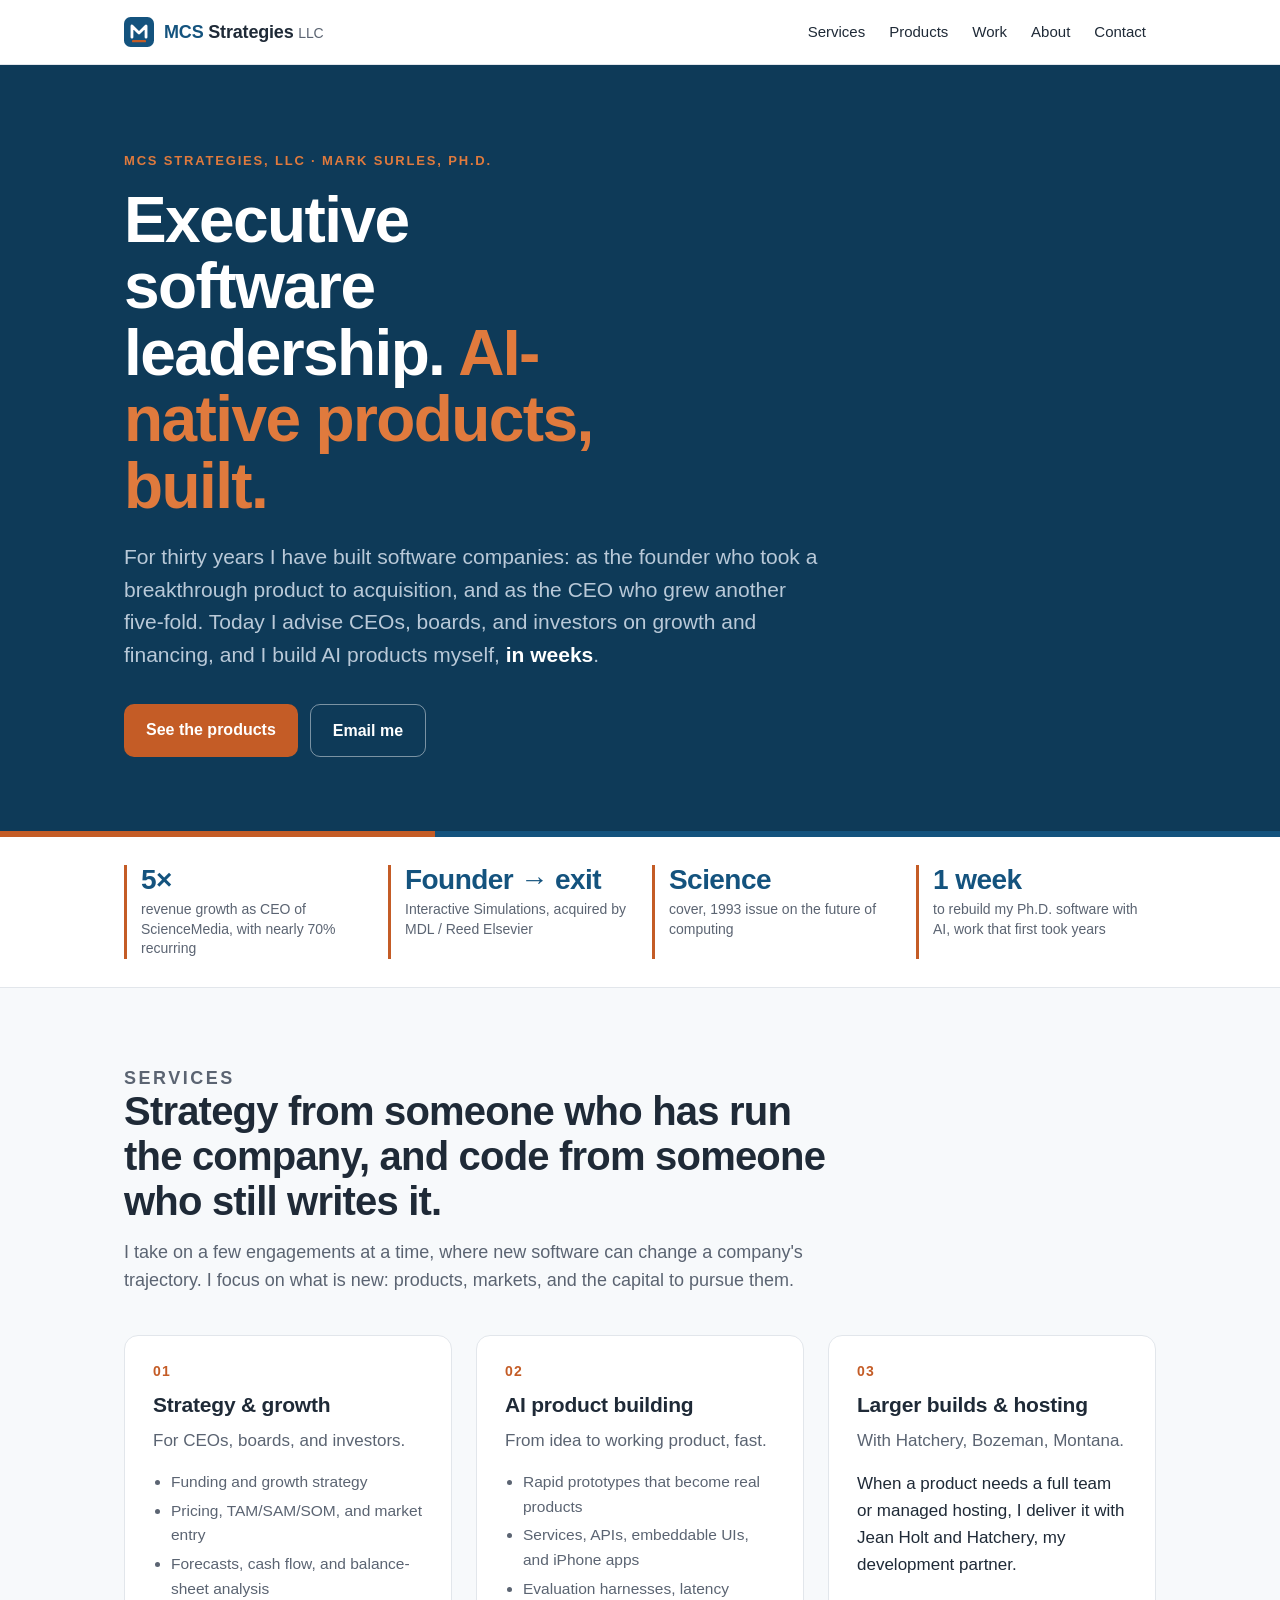
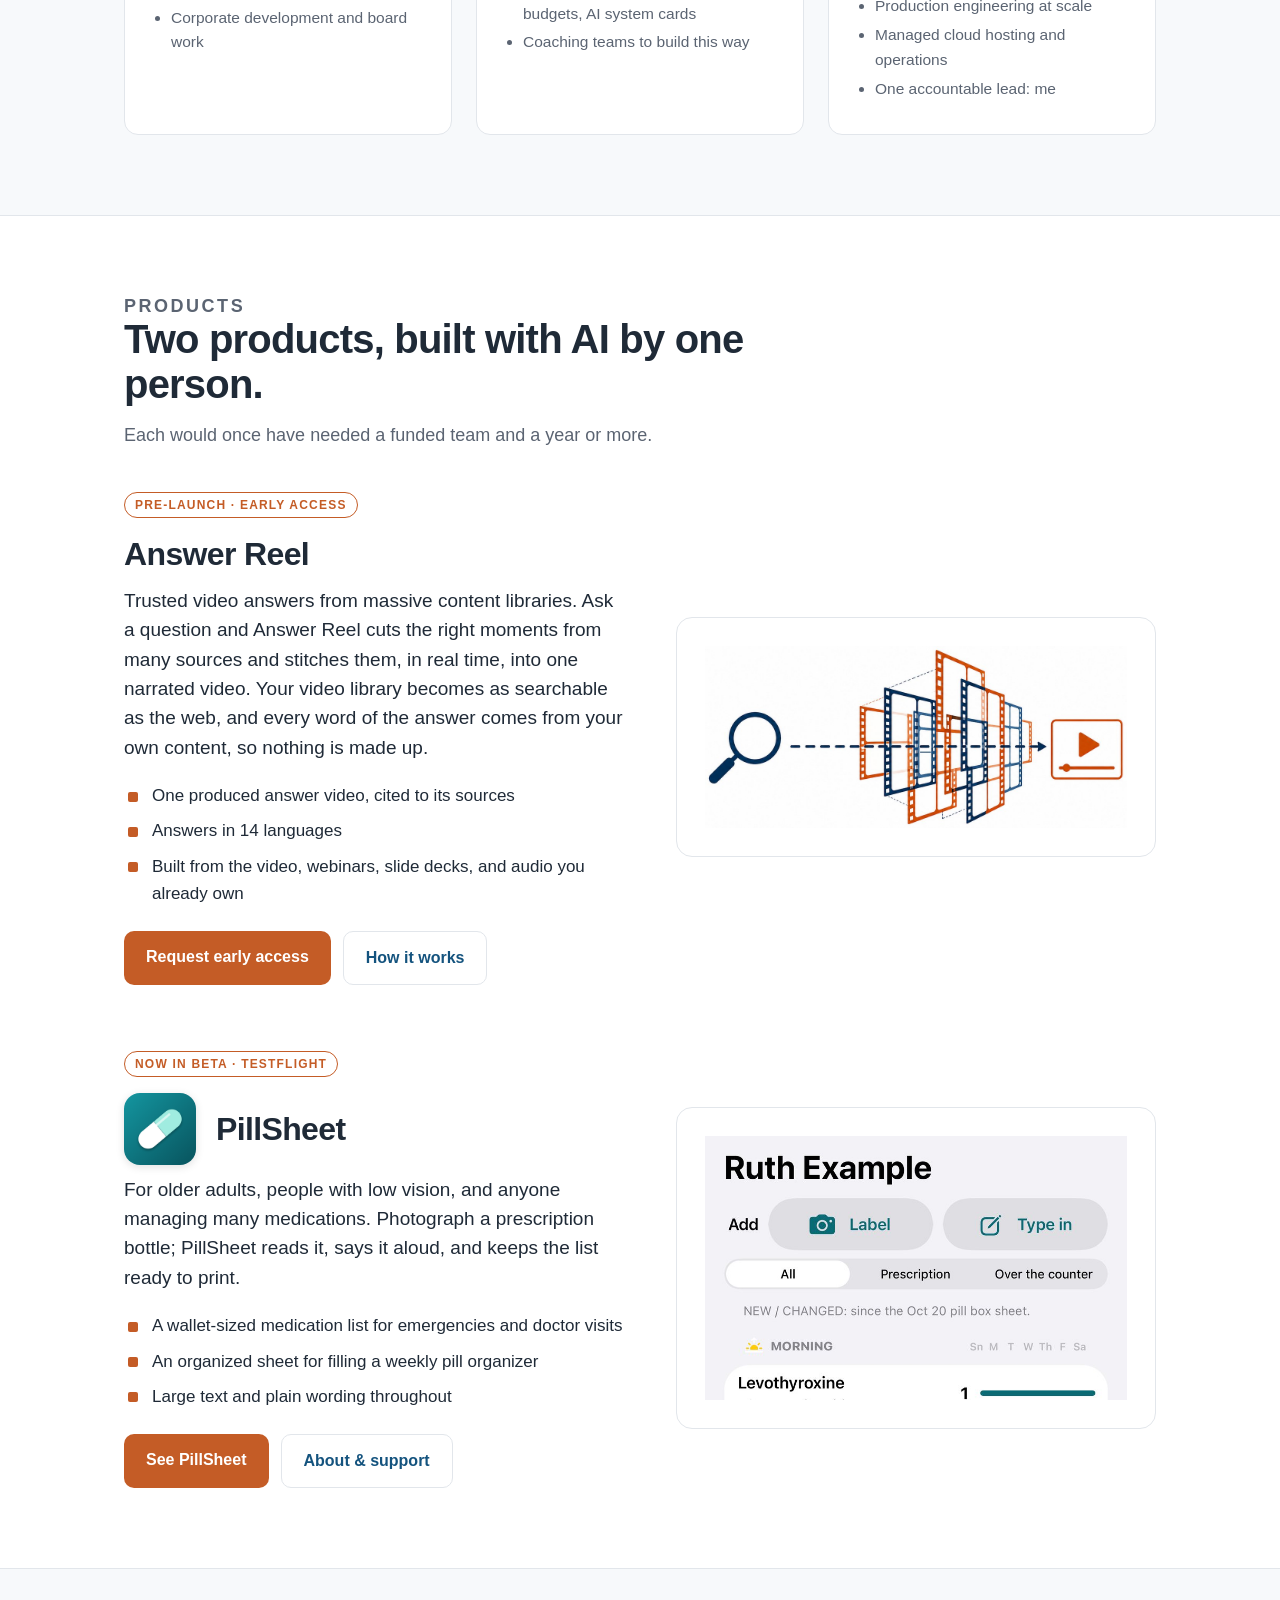
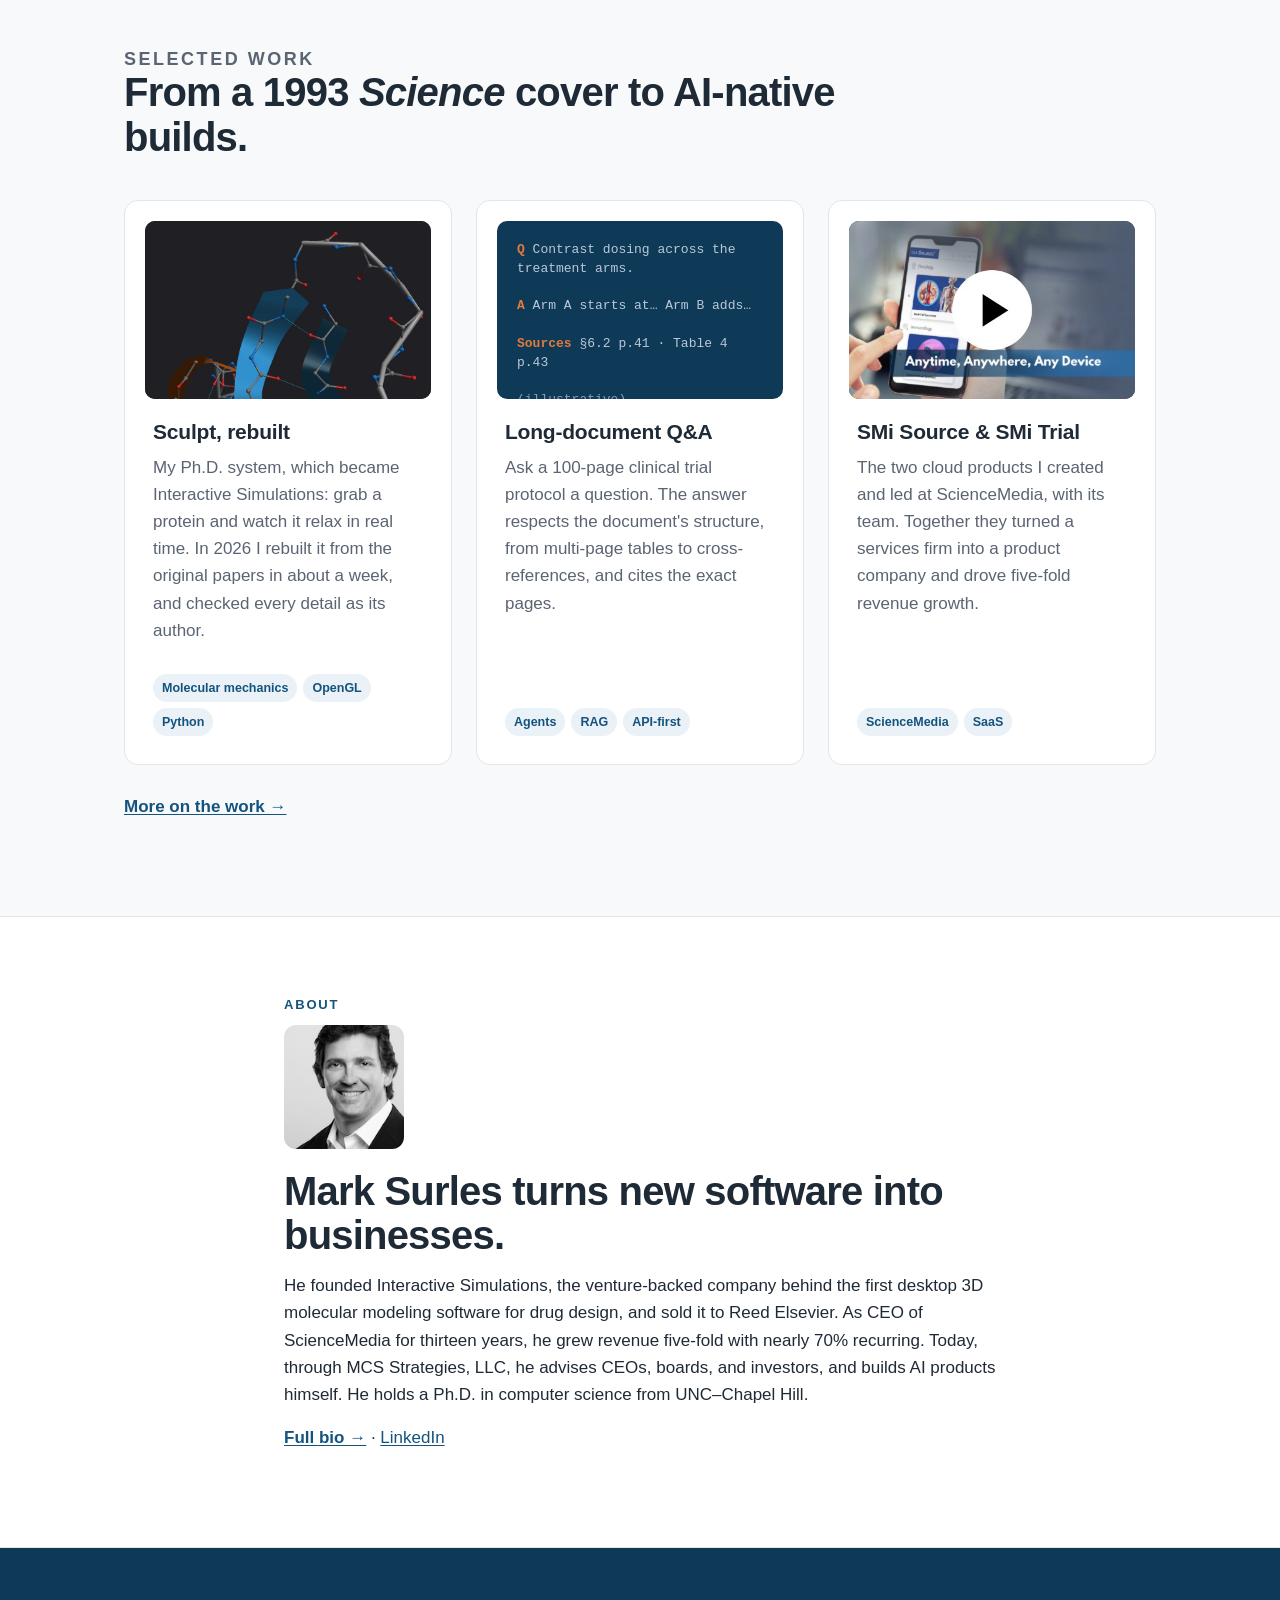
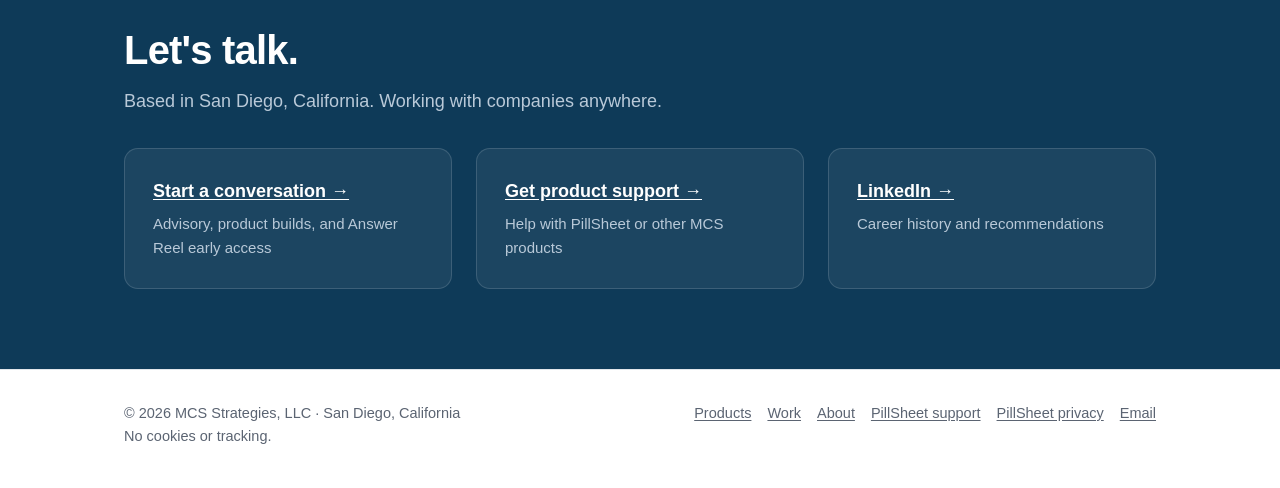
<file: index.html>
<!doctype html>
<html lang="en">
<head>
<meta charset="utf-8">
<meta name="viewport" content="width=device-width,initial-scale=1">
<title>MCS Strategies, LLC | Mark Surles</title>
<meta name="description" content="MCS Strategies, LLC: executive software leadership and AI-native product building by Mark Surles, Ph.D., founder of Interactive Simulations and former CEO of ScienceMedia.">
<link rel="canonical" href="https://mcs-strategies.com/">
<meta property="og:type" content="website">
<meta property="og:site_name" content="MCS Strategies, LLC">
<meta property="og:title" content="MCS Strategies, LLC: executive software leadership, AI-native products">
<meta property="og:description" content="Mark Surles founded and sold one software company, grew another five-fold as CEO, and now builds AI products end to end.">
<meta property="og:url" content="https://mcs-strategies.com/">
<meta property="og:image" content="https://mcs-strategies.com/assets/og.png">
<meta name="twitter:card" content="summary_large_image">
<meta name="theme-color" content="#0E3A58">
<link rel="icon" href="/favicon.ico" sizes="any">
<link rel="icon" type="image/png" href="/favicon-32.png">
<link rel="apple-touch-icon" href="/apple-touch-icon.png">
<link rel="stylesheet" href="/style.css">
<script type="application/ld+json">
{"@context":"https://schema.org","@type":"Organization","name":"MCS Strategies, LLC","url":"https://mcs-strategies.com/","logo":"https://mcs-strategies.com/assets/icon-512.png","email":"hello@mcs-strategies.com","address":{"@type":"PostalAddress","addressLocality":"San Diego","addressRegion":"CA","addressCountry":"US"},"founder":{"@type":"Person","name":"Mark Surles","sameAs":"https://www.linkedin.com/in/marksurles"}}
</script>
</head>
<body>
<a class="skip" href="#main">Skip to content</a>
<header class="site-header">
  <div class="wrap">
    <a class="brand" href="/" aria-label="MCS Strategies, LLC home">
      <svg class="brand-mark" viewBox="0 0 32 32" aria-hidden="true"><rect width="32" height="32" rx="7" fill="#14537E"/><path d="M8.5 21.5v-12l7.5 7.5 7.5-7.5v12" fill="none" stroke="#fff" stroke-width="3" stroke-linejoin="round" stroke-linecap="round"/><rect x="8.5" y="24.5" width="15" height="2.5" rx="1" fill="#C45C26"/></svg>
      <span class="brand-name"><b>MCS</b> Strategies <span>LLC</span></span>
    </a>
    <nav class="nav" aria-label="Main">
      <a href="/#services">Services</a>
      <a href="/products.html">Products</a>
      <a href="/work.html">Work</a>
      <a href="/about.html">About</a>
      <a href="/#contact">Contact</a>
    </nav>
  </div>
</header>

<main id="main">
<section class="hero">
  <div class="wrap">
    <p class="kicker">MCS Strategies, LLC · Mark Surles, Ph.D.</p>
    <h1>Executive software leadership. <em>AI-native products, built.</em></h1>
    <p class="lede">For thirty years I have built software companies: as the founder who took a breakthrough
      product to acquisition, and as the CEO who grew another five-fold. Today I advise CEOs, boards, and
      investors on growth and financing, and I build AI products myself, <strong>in weeks</strong>.</p>
    <div class="actions">
      <a class="btn btn-primary" href="/products.html">See the products</a>
      <a class="btn btn-ghost" href="mailto:hello@mcs-strategies.com">Email me</a>
    </div>
  </div>
</section>

<div class="proof">
  <div class="wrap">
    <ul>
      <li><b>5×</b><span>revenue growth as CEO of ScienceMedia, with nearly 70% recurring</span></li>
      <li><b>Founder → exit</b><span>Interactive Simulations, acquired by MDL / Reed Elsevier</span></li>
      <li><b>Science</b><span>cover, 1993 issue on the future of computing</span></li>
      <li><b>1 week</b><span>to rebuild my Ph.D. software with AI, work that first took years</span></li>
    </ul>
  </div>
</div>

<section id="services">
  <div class="wrap">
    <div class="section-head">
      <p class="eyebrow">Services</p>
      <h2>Strategy from someone who has run the company, and code from someone who still writes it.</h2>
      <p>I take on a few engagements at a time, where new software can change a company's trajectory. I focus on what is new: products, markets, and the capital to pursue them.</p>
    </div>
    <div class="grid g3">
      <div class="card">
        <span class="num">01</span>
        <h3>Strategy &amp; growth</h3>
        <p class="muted">For CEOs, boards, and investors.</p>
        <ul>
          <li>Funding and growth strategy</li>
          <li>Pricing, TAM/SAM/SOM, and market entry</li>
          <li>Forecasts, cash flow, and balance-sheet analysis</li>
          <li>Corporate development and board work</li>
        </ul>
      </div>
      <div class="card">
        <span class="num">02</span>
        <h3>AI product building</h3>
        <p class="muted">From idea to working product, fast.</p>
        <ul>
          <li>Rapid prototypes that become real products</li>
          <li>Services, APIs, embeddable UIs, and iPhone apps</li>
          <li>Evaluation harnesses, latency budgets, AI system cards</li>
          <li>Coaching teams to build this way</li>
        </ul>
      </div>
      <div class="card">
        <span class="num">03</span>
        <h3>Larger builds &amp; hosting</h3>
        <p class="muted">With Hatchery, Bozeman, Montana.</p>
        <p>When a product needs a full team or managed hosting, I deliver it with Jean Holt and Hatchery, my development partner.</p>
        <ul>
          <li>Production engineering at scale</li>
          <li>Managed cloud hosting and operations</li>
          <li>One accountable lead: me</li>
        </ul>
      </div>
    </div>
  </div>
</section>

<section class="alt" id="products">
  <div class="wrap">
    <div class="section-head">
      <p class="eyebrow">Products</p>
      <h2>Two products, built with AI by one person.</h2>
      <p>Each would once have needed a funded team and a year or more.</p>
    </div>

    <div class="feature">
      <div>
        <span class="badge">Pre-launch · early access</span>
        <h3>Answer Reel</h3>
        <p class="why">Trusted video answers from massive content libraries. Ask a question and Answer Reel cuts the
          right moments from many sources and stitches them, in real time, into one narrated video. Your video
          library becomes as searchable as the web, and every word of the answer comes from your own content, so nothing is made up.</p>
        <ul class="checks">
          <li>One produced answer video, cited to its sources</li>
          <li>Answers in 14 languages</li>
          <li>Built from the video, webinars, slide decks, and audio you already own</li>
        </ul>
        <div class="actions">
          <a class="btn btn-primary" href="mailto:hello@mcs-strategies.com?subject=Answer%20Reel%20early%20access">Request early access</a>
          <a class="btn btn-quiet" href="/products.html#answer-reel">How it works</a>
        </div>
      </div>
      <div class="art">
        <img src="/assets/answer-reel-mark.jpg" width="1100" height="474" alt="Answer Reel: a search query flows through stacked film frames and comes out as a single playable video answer.">
      </div>
    </div>

    <div class="feature" style="margin-top:64px">
      <div>
        <span class="badge">Now in beta · TestFlight</span>
        <div class="app-row" style="margin-bottom:10px"><img class="app-icon" src="/assets/pillsheet-icon.png" width="72" height="72" alt=""><h3 style="margin:0">PillSheet</h3></div>
        <p class="why">For older adults, people with low vision, and anyone managing many medications. Photograph a
          prescription bottle; PillSheet reads it, says it aloud, and keeps the list ready to print.</p>
        <ul class="checks">
          <li>A wallet-sized medication list for emergencies and doctor visits</li>
          <li>An organized sheet for filling a weekly pill organizer</li>
          <li>Large text and plain wording throughout</li>
        </ul>
        <div class="actions">
          <a class="btn btn-primary" href="/products.html#pillsheet">See PillSheet</a>
          <a class="btn btn-quiet" href="/pillsheet/">About &amp; support</a>
        </div>
      </div>
      <div class="art art-phone">
        <img src="/assets/pillsheet-tile.jpg" width="800" height="500" alt="PillSheet showing a sample medication list grouped by time of day." loading="lazy">
      </div>
    </div>
  </div>
</section>

<section id="work">
  <div class="wrap">
    <div class="section-head">
      <p class="eyebrow">Selected work</p>
      <h2>From a 1993 <em class="hl">Science</em> cover to AI-native builds.</h2>
    </div>
    <div class="grid g3">
      <article class="card tile">
        <div class="shot"><img src="/assets/sculpt.jpg" width="800" height="1031" alt="Sculpt rebuilt: a protein rendered with ribbons, atoms, and hydrogen bonds on a dark background." loading="lazy"></div>
        <h3>Sculpt, rebuilt</h3>
        <p class="muted">My Ph.D. system, which became Interactive Simulations: grab a protein and watch it relax in real
          time. In 2026 I rebuilt it from the original papers in about a week, and checked every detail as its author.</p>
        <div class="tags"><span>Molecular mechanics</span><span>OpenGL</span><span>Python</span></div>
      </article>
      <article class="card tile">
        <div class="shot text" role="img" aria-label="Illustrative question and cited answer from a long clinical protocol."><b>Q</b> Contrast dosing across the treatment arms.<br><br><b>A</b> Arm A starts at… Arm B adds…<br><br><b>Sources</b> §6.2 p.41 · Table 4 p.43<br><br><span style="opacity:.7">(illustrative)</span></div>
        <h3>Long-document Q&amp;A</h3>
        <p class="muted">Ask a 100-page clinical trial protocol a question. The answer respects the document's
          structure, from multi-page tables to cross-references, and cites the exact pages.</p>
        <div class="tags"><span>Agents</span><span>RAG</span><span>API-first</span></div>
      </article>
      <article class="card tile">
        <a class="shot" href="/work.html#earlier"><img src="/assets/smi-source.jpg" width="600" height="315" alt="SMi Source on a phone: disease-education lessons by therapeutic area." loading="lazy"></a>
        <h3>SMi Source &amp; SMi Trial</h3>
        <p class="muted">The two cloud products I created and led at ScienceMedia, with its team. Together they turned a
          services firm into a product company and drove five-fold revenue growth.</p>
        <div class="tags"><span>ScienceMedia</span><span>SaaS</span></div>
      </article>
    </div>
    <p style="margin-top:28px"><a href="/work.html"><strong>More on the work →</strong></a></p>
  </div>
</section>

<section class="alt" id="about">
  <div class="wrap narrow">
    <p class="eyebrow">About</p>
    <img class="headshot" src="/assets/mark.png" width="155" height="160" alt="Mark Surles">
    <h2>Mark Surles turns new software into businesses.</h2>
    <p>He founded Interactive Simulations, the venture-backed company behind the first desktop 3D molecular modeling
      software for drug design, and sold it to Reed Elsevier. As CEO of ScienceMedia for thirteen years, he grew revenue
      five-fold with nearly 70% recurring. Today, through MCS Strategies, LLC, he advises CEOs, boards, and investors,
      and builds AI products himself. He holds a Ph.D. in computer science from UNC–Chapel Hill.</p>
    <p><a href="/about.html"><strong>Full bio →</strong></a> · <a href="https://www.linkedin.com/in/marksurles">LinkedIn</a></p>
  </div>
</section>

<section class="contact" id="contact">
  <div class="wrap">
    <h2>Let's talk.</h2>
    <p>Based in San Diego, California. Working with companies anywhere.</p>
    <div class="grid g3">
      <div class="card"><a href="mailto:hello@mcs-strategies.com">Start a conversation →</a><p>Advisory, product builds, and Answer Reel early access</p></div>
      <div class="card"><a href="mailto:support@mcs-strategies.com?subject=PillSheet">Get product support →</a><p>Help with PillSheet or other MCS products</p></div>
      <div class="card"><a href="https://www.linkedin.com/in/marksurles">LinkedIn →</a><p>Career history and recommendations</p></div>
    </div>
  </div>
</section>
</main>

<footer class="site-footer">
  <div class="wrap">
    <div>© 2026 MCS Strategies, LLC · San Diego, California<br>No cookies or tracking.</div>
    <nav aria-label="Footer"><a href="/products.html">Products</a><a href="/work.html">Work</a><a href="/about.html">About</a><a href="/pillsheet/">PillSheet support</a><a href="/pillsheet/privacy.html">PillSheet privacy</a><a href="mailto:hello@mcs-strategies.com">Email</a></nav>
  </div>
</footer>
<!-- Cloudflare Web Analytics --><script type='module' src='https://static.cloudflareinsights.com/beacon.min.js' data-cf-beacon='{"token": "524bc832831a4cb69624e9e7eacaaf52"}'></script><!-- End Cloudflare Web Analytics -->
</body>
</html>
</file>
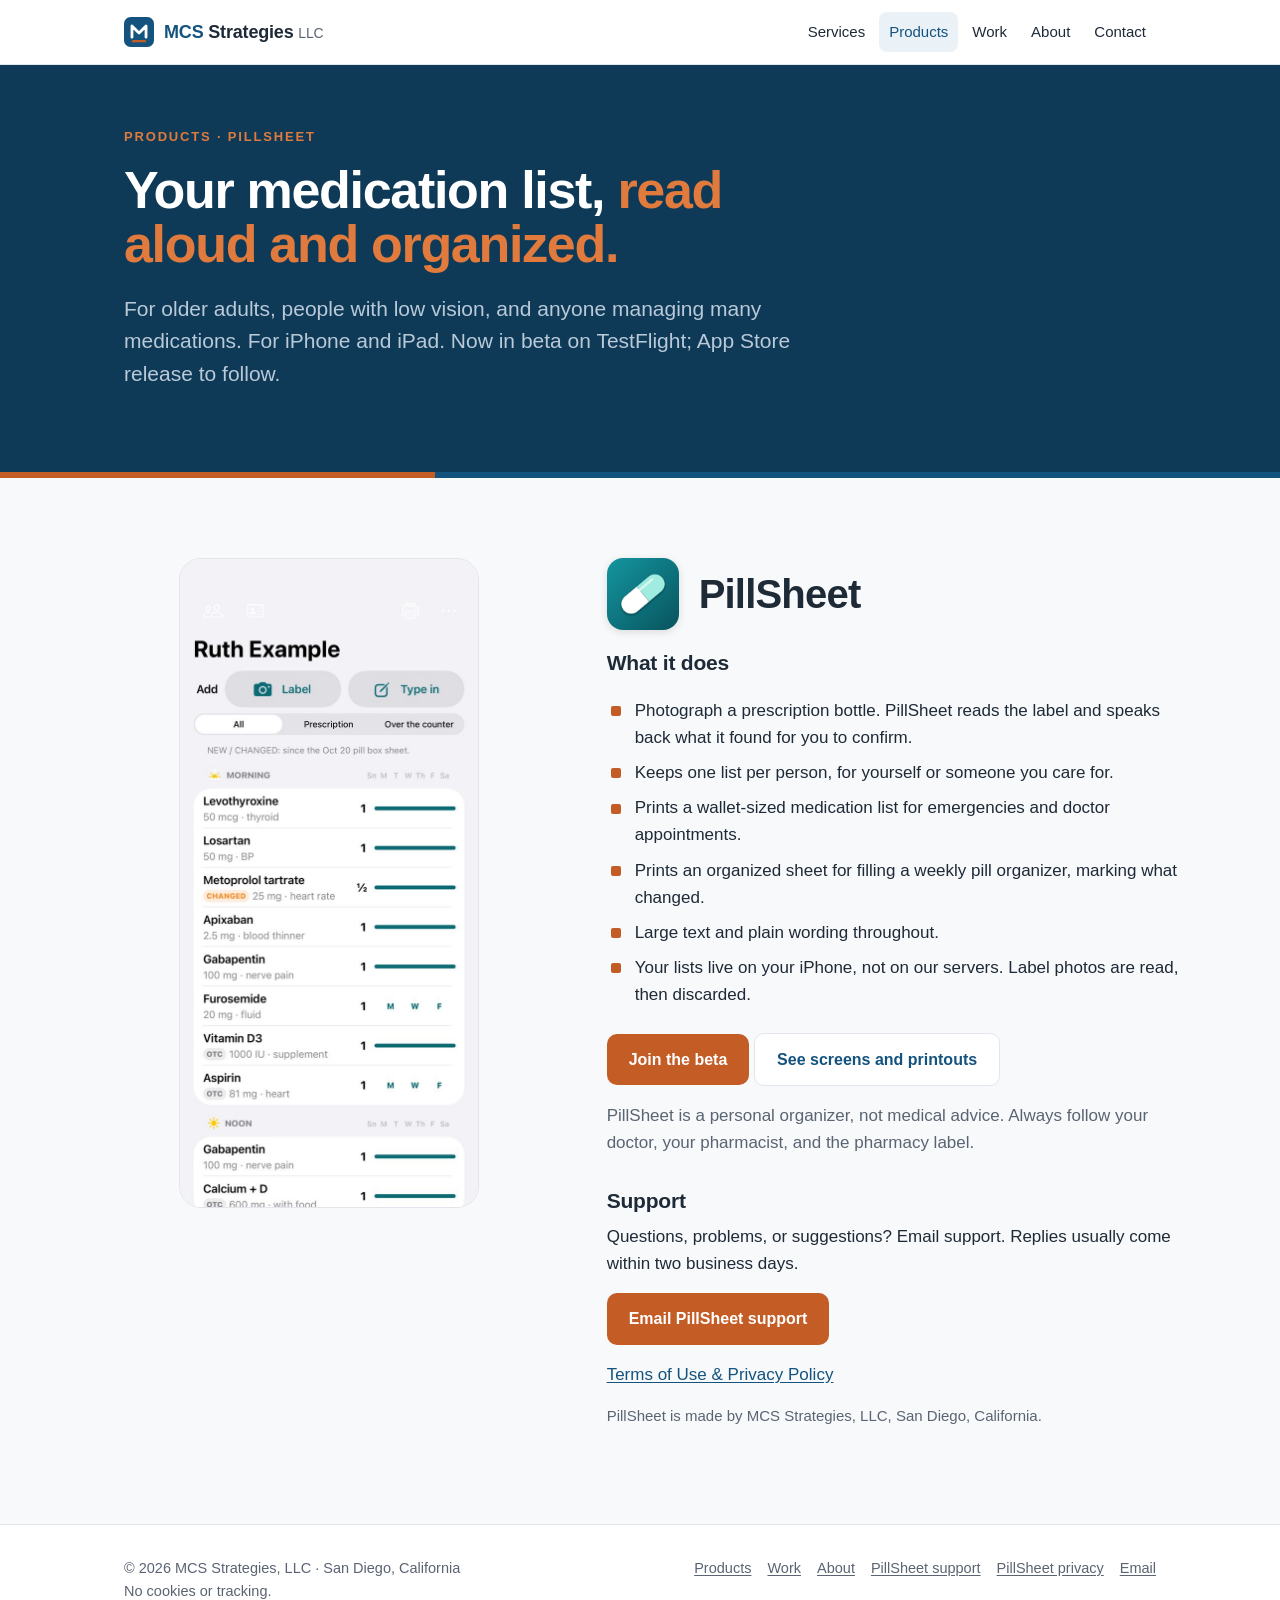
<file: pillsheet/index.html>
<!doctype html>
<html lang="en">
<head>
<meta charset="utf-8">
<meta name="viewport" content="width=device-width,initial-scale=1">
<title>PillSheet: support | MCS Strategies, LLC</title>
<meta name="description" content="PillSheet for iPhone reads prescription bottles aloud and prints a wallet medication card and a pill-organizer sheet. Support and privacy.">
<link rel="canonical" href="https://mcs-strategies.com/pillsheet/">
<meta property="og:type" content="website">
<meta property="og:site_name" content="MCS Strategies, LLC">
<meta property="og:title" content="PillSheet: support | MCS Strategies, LLC">
<meta property="og:description" content="PillSheet for iPhone reads prescription bottles aloud and prints a wallet medication card and a pill-organizer sheet. Support and privacy.">
<meta property="og:url" content="https://mcs-strategies.com/pillsheet/">
<meta property="og:image" content="https://mcs-strategies.com/assets/og.png">
<meta name="twitter:card" content="summary_large_image">
<meta name="theme-color" content="#0E3A58">
<link rel="icon" href="/favicon.ico" sizes="any">
<link rel="icon" type="image/png" href="/favicon-32.png">
<link rel="apple-touch-icon" href="/apple-touch-icon.png">
<link rel="stylesheet" href="/style.css">
</head>
<body>
<a class="skip" href="#main">Skip to content</a>
<header class="site-header">
  <div class="wrap">
    <a class="brand" href="/" aria-label="MCS Strategies, LLC home">
      <svg class="brand-mark" viewBox="0 0 32 32" aria-hidden="true"><rect width="32" height="32" rx="7" fill="#14537E"/><path d="M8.5 21.5v-12l7.5 7.5 7.5-7.5v12" fill="none" stroke="#fff" stroke-width="3" stroke-linejoin="round" stroke-linecap="round"/><rect x="8.5" y="24.5" width="15" height="2.5" rx="1" fill="#C45C26"/></svg>
      <span class="brand-name"><b>MCS</b> Strategies <span>LLC</span></span>
    </a>
    <nav class="nav" aria-label="Main">
      <a href="/#services">Services</a>
      <a href="/products.html" aria-current="page">Products</a>
      <a href="/work.html">Work</a>
      <a href="/about.html">About</a>
      <a href="/#contact">Contact</a>
    </nav>
  </div>
</header>

<main id="main">
<section class="hero page-hero">
  <div class="wrap">
    <p class="kicker">Products · PillSheet</p>
    <h1>Your medication list, <em>read aloud and organized.</em></h1>
    <p class="lede">For older adults, people with low vision, and anyone managing many medications.
      For iPhone and iPad. Now in beta on TestFlight; App Store release to follow.</p>
  </div>
</section>

<section>
  <div class="wrap work-item" style="border:0;padding:0">
    <div class="media phone"><img src="/assets/pillsheet-list.jpg" width="600" height="1304" alt="PillSheet showing a sample medication list grouped by time of day."></div>
    <div>
      <div class="app-row" style="margin-bottom:20px"><img class="app-icon" src="/assets/pillsheet-icon.png" width="72" height="72" alt=""><h2 style="margin:0">PillSheet</h2></div>
      <h3>What it does</h3>
      <ul class="checks">
        <li>Photograph a prescription bottle. PillSheet reads the label and speaks back what it found for you to confirm.</li>
        <li>Keeps one list per person, for yourself or someone you care for.</li>
        <li>Prints a wallet-sized medication list for emergencies and doctor appointments.</li>
        <li>Prints an organized sheet for filling a weekly pill organizer, marking what changed.</li>
        <li>Large text and plain wording throughout.</li>
        <li>Your lists live on your iPhone, not on our servers. Label photos are read, then discarded.</li>
      </ul>
      <p><a class="btn btn-primary" href="mailto:hello@mcs-strategies.com?subject=PillSheet%20beta">Join the beta</a>
        <a class="btn btn-quiet" href="/products.html#pillsheet-demo">See screens and printouts</a></p>
      <p class="muted">PillSheet is a personal organizer, not medical advice. Always follow your doctor, your pharmacist, and the pharmacy label.</p>

      <h3 id="support" style="margin-top:32px">Support</h3>
      <p>Questions, problems, or suggestions? Email support. Replies usually come within two business days.</p>
      <p><a class="btn btn-primary" href="mailto:support@mcs-strategies.com?subject=PillSheet">Email PillSheet support</a></p>
      <p><a href="/pillsheet/privacy.html">Terms of Use &amp; Privacy Policy</a></p>
      <p class="muted" style="font-size:15px">PillSheet is made by MCS Strategies, LLC, San Diego, California.</p>
    </div>
  </div>
</section>
</main>

<footer class="site-footer">
  <div class="wrap">
    <div>© 2026 MCS Strategies, LLC · San Diego, California<br>No cookies or tracking.</div>
    <nav aria-label="Footer"><a href="/products.html">Products</a><a href="/work.html">Work</a><a href="/about.html">About</a><a href="/pillsheet/">PillSheet support</a><a href="/pillsheet/privacy.html">PillSheet privacy</a><a href="mailto:hello@mcs-strategies.com">Email</a></nav>
  </div>
</footer>
<!-- Cloudflare Web Analytics --><script type='module' src='https://static.cloudflareinsights.com/beacon.min.js' data-cf-beacon='{"token": "524bc832831a4cb69624e9e7eacaaf52"}'></script><!-- End Cloudflare Web Analytics -->
</body>
</html>
</file>
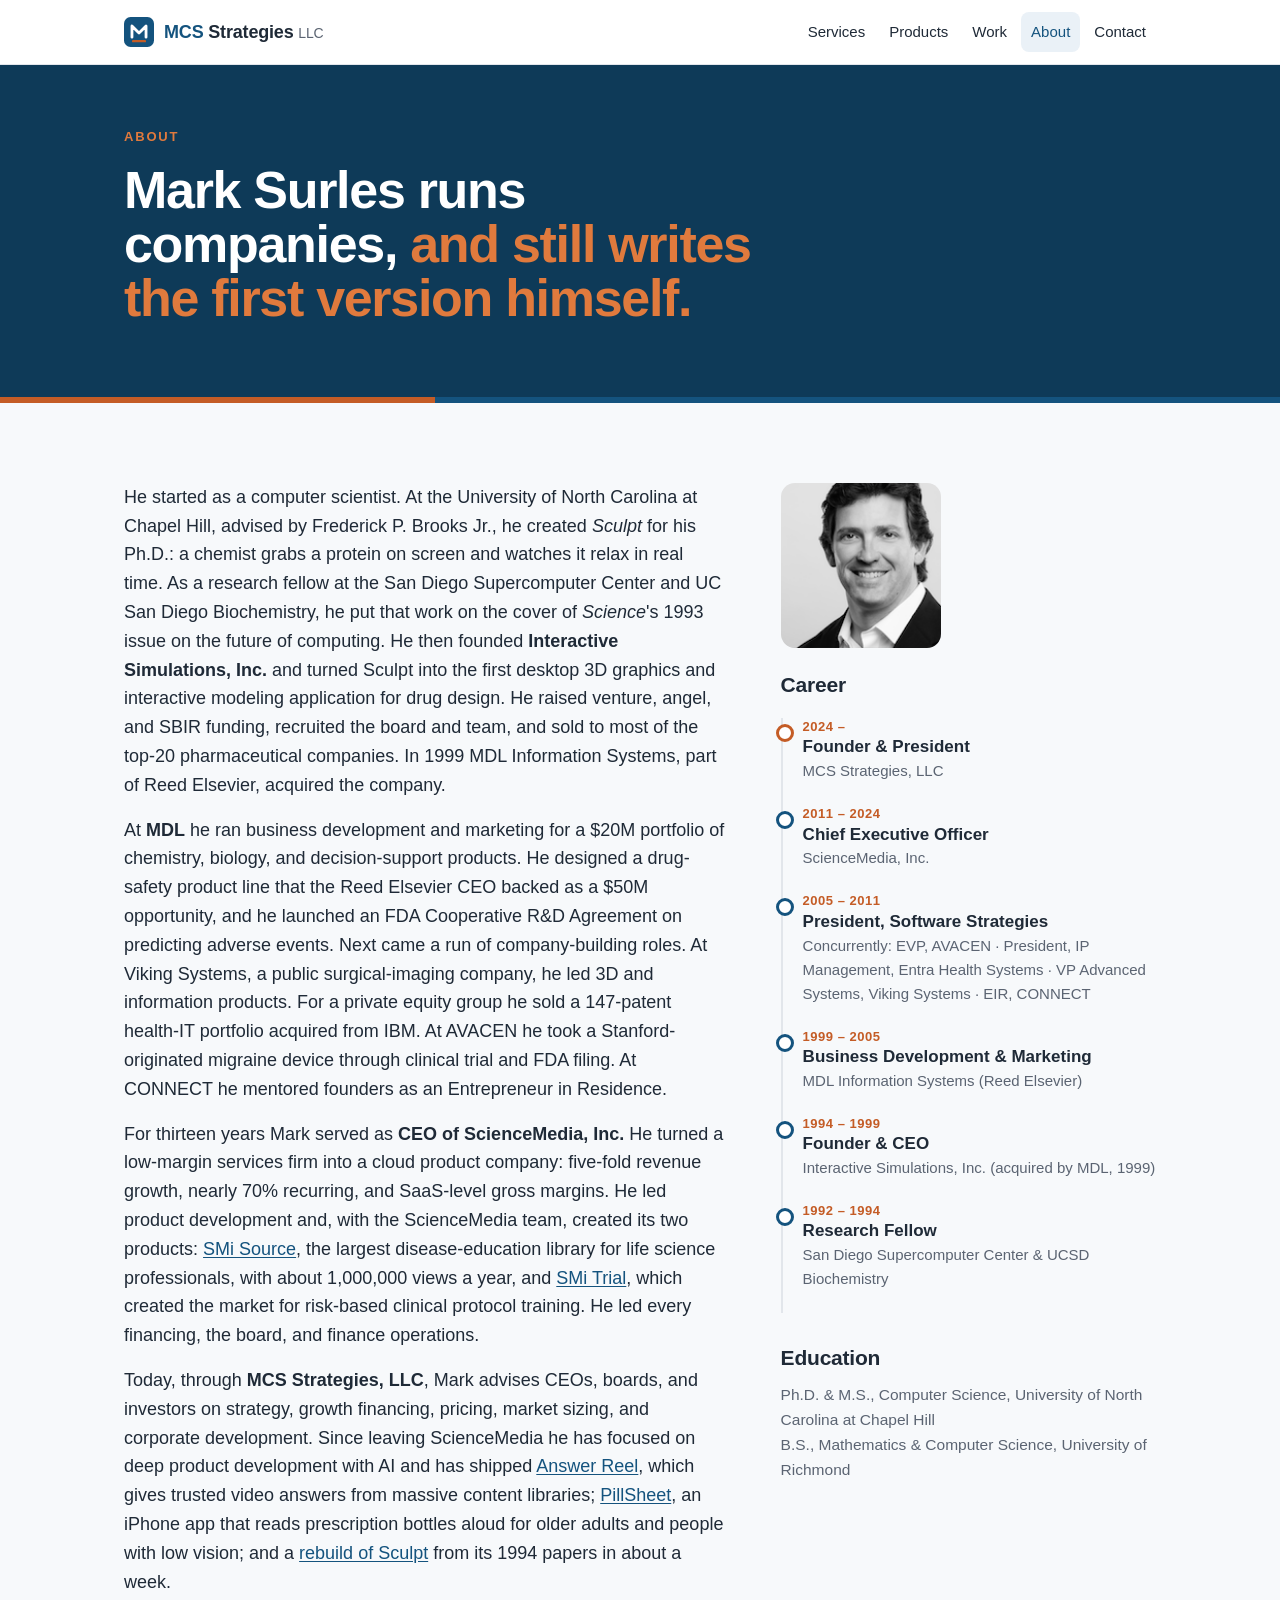
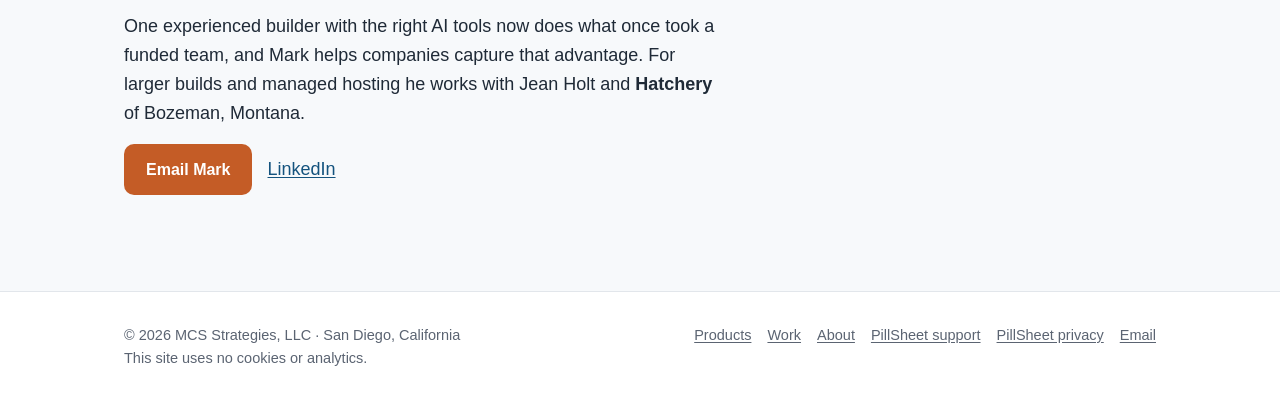
<file: about.html>
<!doctype html>
<html lang="en">
<head>
<meta charset="utf-8">
<meta name="viewport" content="width=device-width,initial-scale=1">
<title>About Mark Surles | MCS Strategies, LLC</title>
<meta name="description" content="Mark Surles, Ph.D.: founder of Interactive Simulations, CEO of ScienceMedia for thirteen years, and now an AI-native product builder through MCS Strategies, LLC.">
<link rel="canonical" href="https://mcs-strategies.com/about.html">
<meta property="og:type" content="website">
<meta property="og:site_name" content="MCS Strategies, LLC">
<meta property="og:title" content="About Mark Surles | MCS Strategies, LLC">
<meta property="og:description" content="Mark Surles, Ph.D.: founder of Interactive Simulations, CEO of ScienceMedia for thirteen years, and now an AI-native product builder through MCS Strategies, LLC.">
<meta property="og:url" content="https://mcs-strategies.com/about.html">
<meta property="og:image" content="https://mcs-strategies.com/assets/og.png">
<meta name="twitter:card" content="summary_large_image">
<meta name="theme-color" content="#0E3A58">
<link rel="icon" href="/favicon.ico" sizes="any">
<link rel="icon" type="image/png" href="/favicon-32.png">
<link rel="apple-touch-icon" href="/apple-touch-icon.png">
<link rel="stylesheet" href="/style.css">
</head>
<body>
<a class="skip" href="#main">Skip to content</a>
<header class="site-header">
  <div class="wrap">
    <a class="brand" href="/" aria-label="MCS Strategies, LLC home">
      <svg class="brand-mark" viewBox="0 0 32 32" aria-hidden="true"><rect width="32" height="32" rx="7" fill="#14537E"/><path d="M8.5 21.5v-12l7.5 7.5 7.5-7.5v12" fill="none" stroke="#fff" stroke-width="3" stroke-linejoin="round" stroke-linecap="round"/><rect x="8.5" y="24.5" width="15" height="2.5" rx="1" fill="#C45C26"/></svg>
      <span class="brand-name"><b>MCS</b> Strategies <span>LLC</span></span>
    </a>
    <nav class="nav" aria-label="Main">
      <a href="/#services">Services</a>
      <a href="/products.html">Products</a>
      <a href="/work.html">Work</a>
      <a href="/about.html" aria-current="page">About</a>
      <a href="/#contact">Contact</a>
    </nav>
  </div>
</header>

<main id="main">
<section class="hero page-hero">
  <div class="wrap">
    <p class="kicker">About</p>
    <h1>Mark Surles runs companies, <em>and still writes the first version himself.</em></h1>
  </div>
</section>

<section>
  <div class="wrap about-grid">
    <div class="prose">
      <p>He started as a computer scientist. At the University of North Carolina at Chapel Hill, advised by
        Frederick P. Brooks Jr., he created <em>Sculpt</em> for his Ph.D.: a chemist grabs a protein on screen and
        watches it relax in real time. As a research fellow at the San Diego Supercomputer Center and UC San Diego
        Biochemistry, he put that work on the cover of <em>Science</em>'s 1993 issue on the future of computing.
        He then founded <strong>Interactive Simulations, Inc.</strong> and turned Sculpt into the first desktop 3D
        graphics and interactive modeling application for drug design. He raised venture, angel, and SBIR funding,
        recruited the board and team, and sold to most of the top-20 pharmaceutical companies. In 1999 MDL Information
        Systems, part of Reed Elsevier, acquired the company.</p>
      <p>At <strong>MDL</strong> he ran business development and marketing for a $20M portfolio of chemistry, biology,
        and decision-support products. He designed a drug-safety product line that the Reed Elsevier CEO backed as a
        $50M opportunity, and he launched an FDA Cooperative R&amp;D Agreement on predicting adverse events. Next came a
        run of company-building roles. At Viking Systems, a public surgical-imaging company, he led 3D and information
        products. For a private equity group he sold a 147-patent health-IT portfolio acquired from IBM. At AVACEN he
        took a Stanford-originated migraine device through clinical trial and FDA filing. At CONNECT he mentored founders
        as an Entrepreneur in Residence.</p>
      <p>For thirteen years Mark served as <strong>CEO of ScienceMedia, Inc.</strong> He turned a low-margin services
        firm into a cloud product company: five-fold revenue growth, nearly 70% recurring, and SaaS-level gross margins.
        He led product development and, with the ScienceMedia team, created its two products:
        <a href="/work.html#earlier">SMi Source</a>, the largest disease-education library for life science professionals,
        with about 1,000,000 views a year, and <a href="/work.html#earlier">SMi Trial</a>, which created the market for
        risk-based clinical protocol training. He led every financing, the board, and finance operations.</p>
      <p>Today, through <strong>MCS Strategies, LLC</strong>, Mark advises CEOs, boards, and investors on strategy,
        growth financing, pricing, market sizing, and corporate development. Since leaving ScienceMedia he has focused
        on deep product development with AI and has shipped <a href="/products.html#answer-reel">Answer Reel</a>, which
        gives trusted video answers from massive content libraries; <a href="/products.html#pillsheet">PillSheet</a>, an
        iPhone app that reads prescription bottles aloud for older adults and people with low vision; and a
        <a href="/work.html#sculpt">rebuild of Sculpt</a> from its 1994 papers in about a week.</p>
      <p>One experienced builder with the right AI tools now does what once took a funded team, and Mark helps
        companies capture that advantage. For larger builds and managed hosting he works with Jean Holt and
        <strong>Hatchery</strong> of Bozeman, Montana.</p>
      <p><a class="btn btn-primary" href="mailto:hello@mcs-strategies.com">Email Mark</a> &nbsp; <a href="https://www.linkedin.com/in/marksurles">LinkedIn</a></p>
    </div>
    <aside>
      <img class="about-photo" src="/assets/mark.png" width="155" height="160" alt="Mark Surles">
      <h3 style="margin-bottom:20px">Career</h3>
      <ol class="timeline">
        <li><div class="yr">2024 –</div><div class="role">Founder &amp; President</div><div class="org">MCS Strategies, LLC</div></li>
        <li><div class="yr">2011 – 2024</div><div class="role">Chief Executive Officer</div><div class="org">ScienceMedia, Inc.</div></li>
        <li><div class="yr">2005 – 2011</div><div class="role">President, Software Strategies</div><div class="org">Concurrently: EVP, AVACEN · President, IP Management, Entra Health Systems · VP Advanced Systems, Viking Systems · EIR, CONNECT</div></li>
        <li><div class="yr">1999 – 2005</div><div class="role">Business Development &amp; Marketing</div><div class="org">MDL Information Systems (Reed Elsevier)</div></li>
        <li><div class="yr">1994 – 1999</div><div class="role">Founder &amp; CEO</div><div class="org">Interactive Simulations, Inc. (acquired by MDL, 1999)</div></li>
        <li><div class="yr">1992 – 1994</div><div class="role">Research Fellow</div><div class="org">San Diego Supercomputer Center &amp; UCSD Biochemistry</div></li>
      </ol>
      <h3 style="margin:32px 0 12px">Education</h3>
      <p class="muted" style="font-size:15.5px">Ph.D. &amp; M.S., Computer Science, University of North Carolina at Chapel Hill<br>
        B.S., Mathematics &amp; Computer Science, University of Richmond</p>
    </aside>
  </div>
</section>
</main>

<footer class="site-footer">
  <div class="wrap">
    <div>© 2026 MCS Strategies, LLC · San Diego, California<br>This site uses no cookies or analytics.</div>
    <nav aria-label="Footer"><a href="/products.html">Products</a><a href="/work.html">Work</a><a href="/about.html">About</a><a href="/pillsheet/">PillSheet support</a><a href="/pillsheet/privacy.html">PillSheet privacy</a><a href="mailto:hello@mcs-strategies.com">Email</a></nav>
  </div>
</footer>
</body>
</html>
</file>
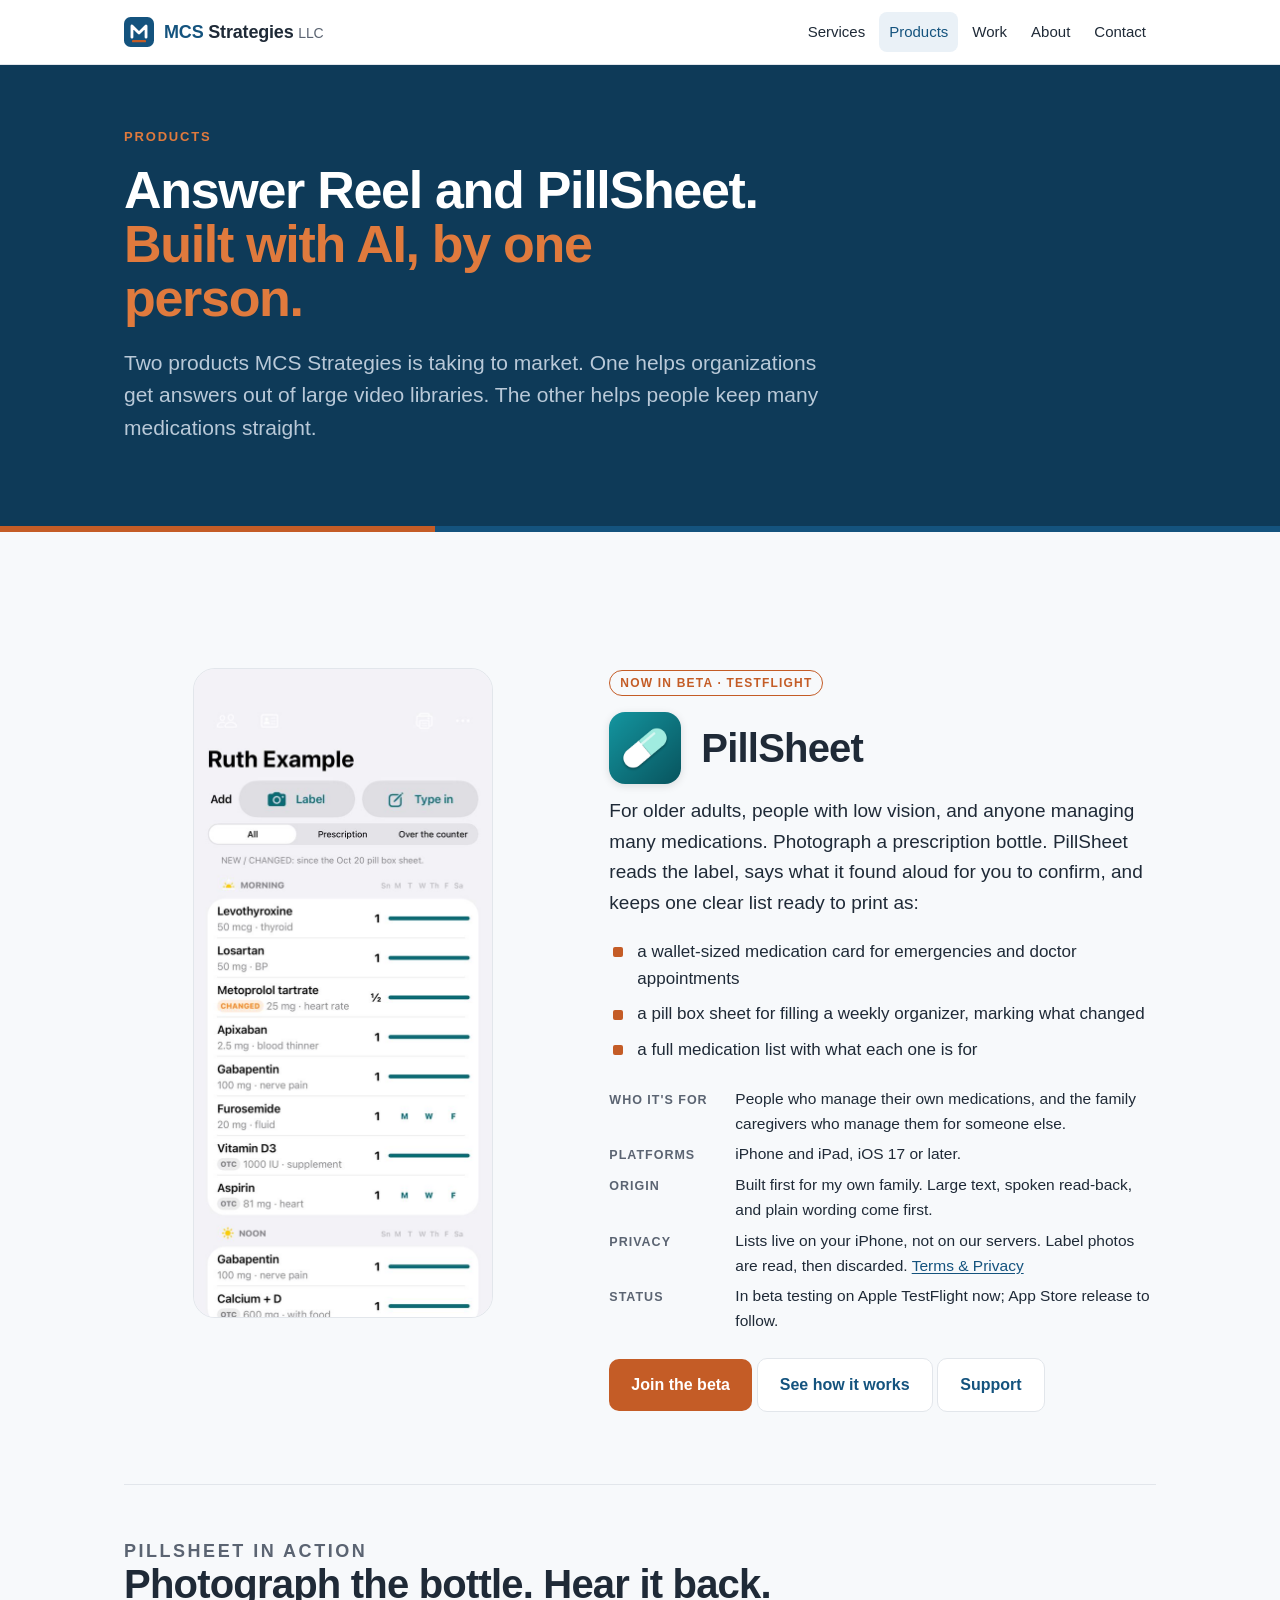
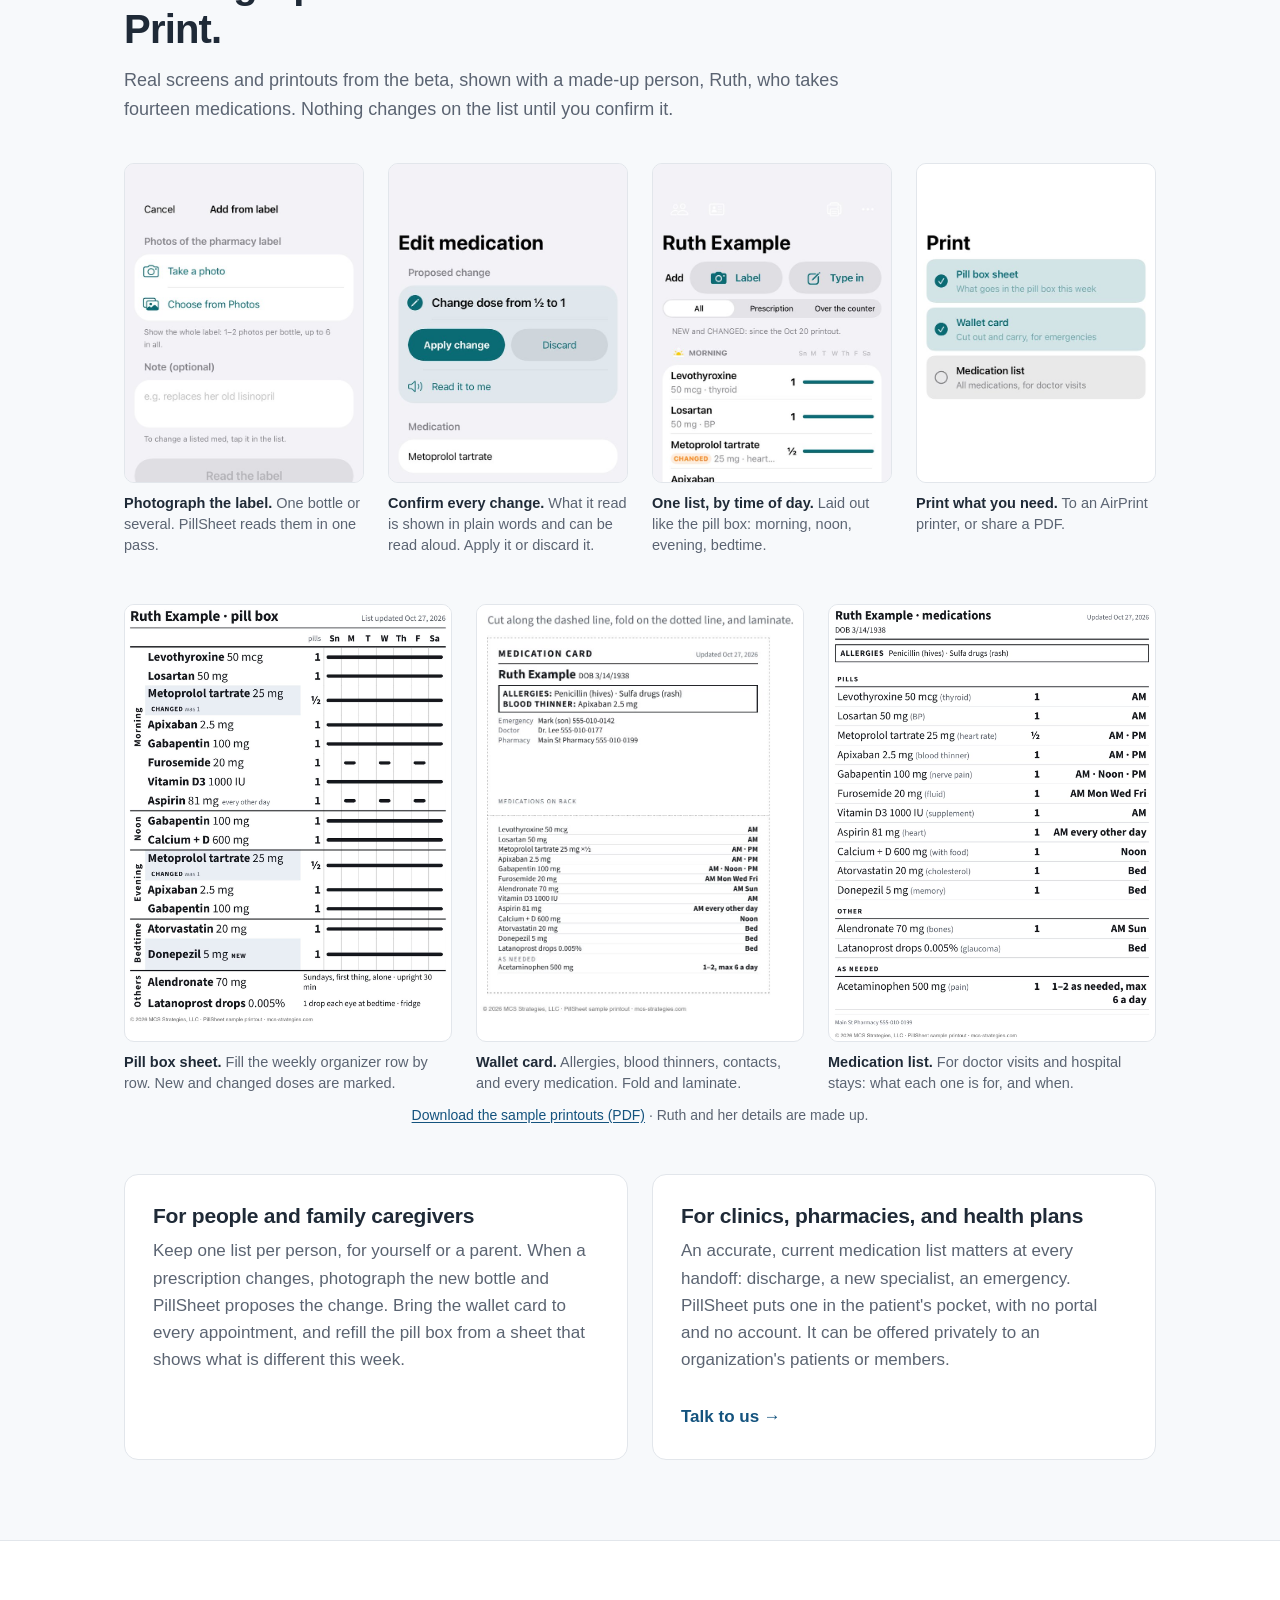
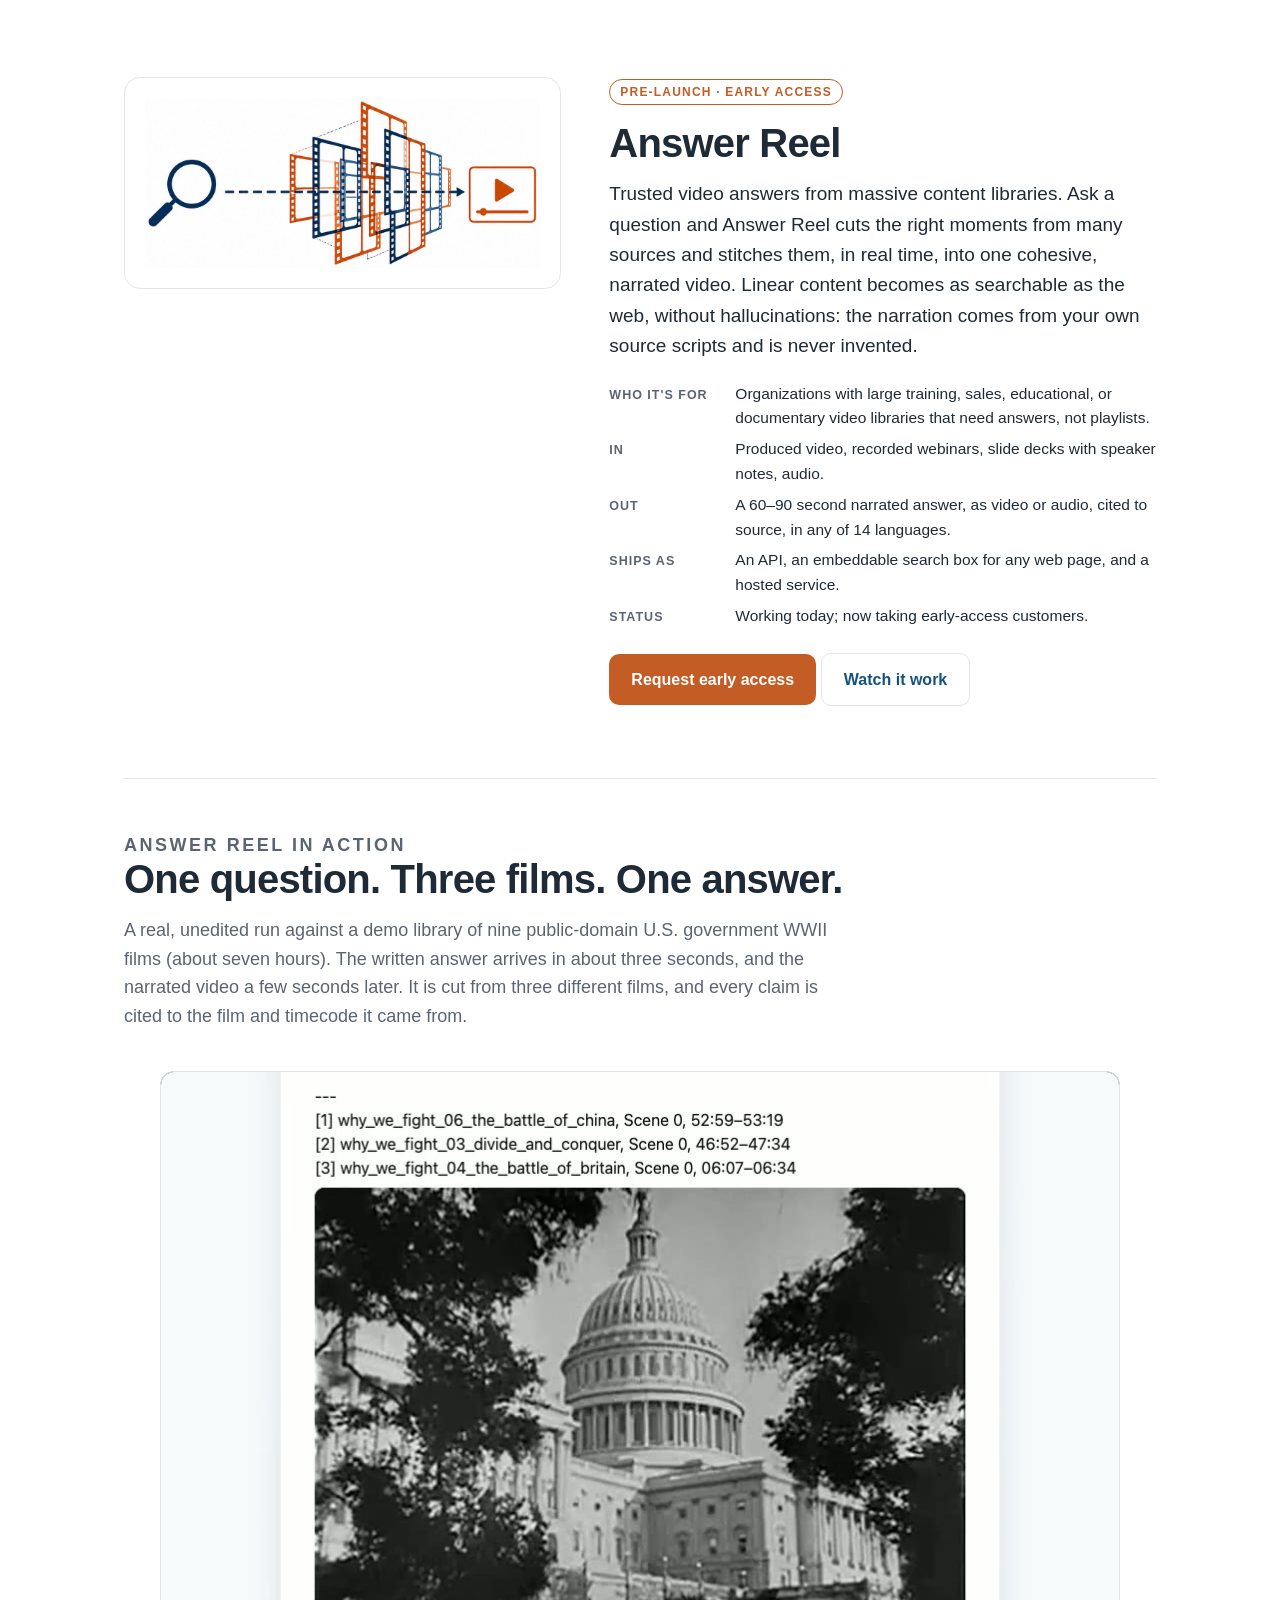
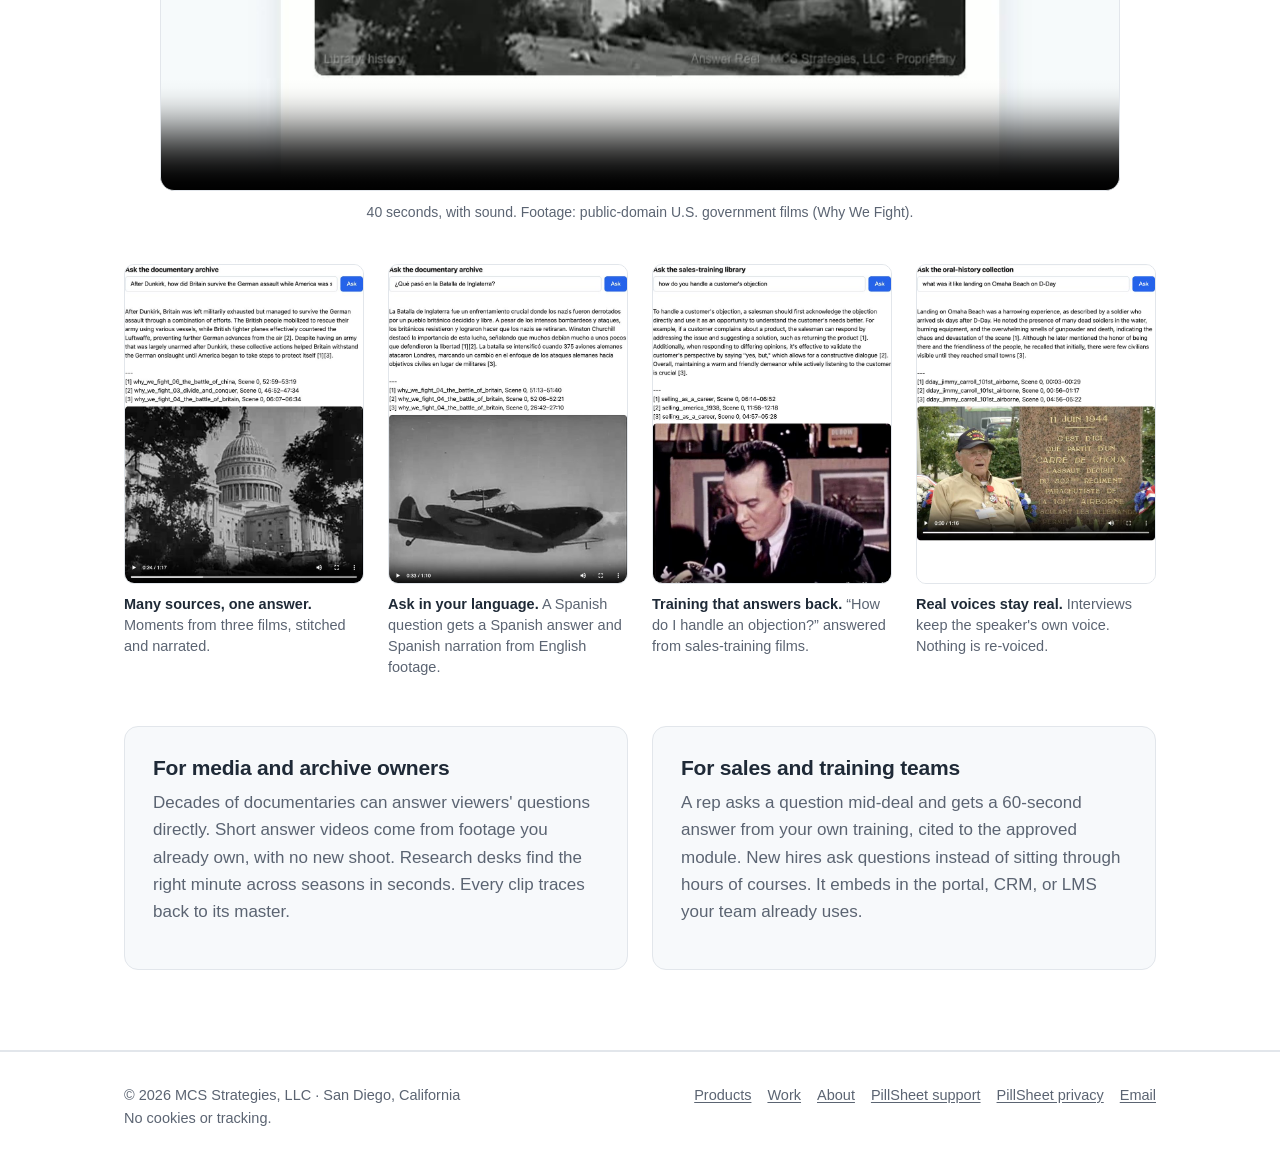
<file: products.html>
<!doctype html>
<html lang="en">
<head>
<meta charset="utf-8">
<meta name="viewport" content="width=device-width,initial-scale=1">
<title>Products: Answer Reel and PillSheet | MCS Strategies, LLC</title>
<meta name="description" content="Answer Reel turns video libraries into trusted video answers. PillSheet, now in beta, reads prescription bottles aloud and prints medication cards. Products by MCS Strategies, LLC.">
<link rel="canonical" href="https://mcs-strategies.com/products.html">
<meta property="og:type" content="website">
<meta property="og:site_name" content="MCS Strategies, LLC">
<meta property="og:title" content="Products: Answer Reel and PillSheet | MCS Strategies, LLC">
<meta property="og:description" content="Answer Reel turns video libraries into trusted video answers. PillSheet, now in beta, reads prescription bottles aloud and prints medication cards. Products by MCS Strategies, LLC.">
<meta property="og:url" content="https://mcs-strategies.com/products.html">
<meta property="og:image" content="https://mcs-strategies.com/assets/og.png">
<meta name="twitter:card" content="summary_large_image">
<meta name="theme-color" content="#0E3A58">
<link rel="icon" href="/favicon.ico" sizes="any">
<link rel="icon" type="image/png" href="/favicon-32.png">
<link rel="apple-touch-icon" href="/apple-touch-icon.png">
<link rel="stylesheet" href="/style.css">
</head>
<body>
<a class="skip" href="#main">Skip to content</a>
<header class="site-header">
  <div class="wrap">
    <a class="brand" href="/" aria-label="MCS Strategies, LLC home">
      <svg class="brand-mark" viewBox="0 0 32 32" aria-hidden="true"><rect width="32" height="32" rx="7" fill="#14537E"/><path d="M8.5 21.5v-12l7.5 7.5 7.5-7.5v12" fill="none" stroke="#fff" stroke-width="3" stroke-linejoin="round" stroke-linecap="round"/><rect x="8.5" y="24.5" width="15" height="2.5" rx="1" fill="#C45C26"/></svg>
      <span class="brand-name"><b>MCS</b> Strategies <span>LLC</span></span>
    </a>
    <nav class="nav" aria-label="Main">
      <a href="/#services">Services</a>
      <a href="/products.html" aria-current="page">Products</a>
      <a href="/work.html">Work</a>
      <a href="/about.html">About</a>
      <a href="/#contact">Contact</a>
    </nav>
  </div>
</header>

<main id="main">
<section class="hero page-hero">
  <div class="wrap">
    <p class="kicker">Products</p>
    <h1>Answer Reel and PillSheet. <em>Built with AI, by one person.</em></h1>
    <p class="lede">Two products MCS Strategies is taking to market. One helps organizations get answers out of large video
      libraries. The other helps people keep many medications straight.</p>
  </div>
</section>

<section>
  <div class="wrap">
    <article class="work-item" id="pillsheet">
      <div class="media phone"><img src="/assets/pillsheet-list.jpg" width="600" height="1304" alt="PillSheet showing a sample medication list grouped by time of day." loading="lazy"></div>
      <div>
        <span class="badge">Now in beta · TestFlight</span>
        <div class="app-row" style="margin-bottom:12px"><img class="app-icon" src="/assets/pillsheet-icon.png" width="72" height="72" alt=""><h2 style="margin:0">PillSheet</h2></div>
        <p class="why" style="font-size:19px">For older adults, people with low vision, and anyone managing many medications.
          Photograph a prescription bottle. PillSheet reads the label, says what it found aloud for you to confirm,
          and keeps one clear list ready to print as:</p>
        <ul class="checks">
          <li>a wallet-sized medication card for emergencies and doctor appointments</li>
          <li>a pill box sheet for filling a weekly organizer, marking what changed</li>
          <li>a full medication list with what each one is for</li>
        </ul>
        <dl>
          <dt>Who it's for</dt><dd>People who manage their own medications, and the family caregivers who manage them for someone else.</dd>
          <dt>Platforms</dt><dd>iPhone and iPad, iOS 17 or later.</dd>
          <dt>Origin</dt><dd>Built first for my own family. Large text, spoken read-back, and plain wording come first.</dd>
          <dt>Privacy</dt><dd>Lists live on your iPhone, not on our servers. Label photos are read, then discarded. <a href="/pillsheet/privacy.html">Terms &amp; Privacy</a></dd>
          <dt>Status</dt><dd>In beta testing on Apple TestFlight now; App Store release to follow.</dd>
        </dl>
        <p style="margin-top:24px"><a class="btn btn-primary" href="mailto:hello@mcs-strategies.com?subject=PillSheet%20beta">Join the beta</a>
          <a class="btn btn-quiet" href="#pillsheet-demo">See how it works</a>
          <a class="btn btn-quiet" href="/pillsheet/">Support</a></p>
      </div>
    </article>
    <div class="demo-block" id="pillsheet-demo">
      <div class="section-head">
        <p class="eyebrow">PillSheet in action</p>
        <h2>Photograph the bottle. Hear it back. Print.</h2>
        <p>Real screens and printouts from the beta, shown with a made-up person, Ruth, who takes fourteen medications.
          Nothing changes on the list until you confirm it.</p>
      </div>

      <div class="grid g4 shots">
        <figure>
          <img src="/assets/pillsheet-screen-label.jpg" width="600" height="1304" loading="lazy"
               alt="PillSheet's label screen: take a photo of the pharmacy label, or choose one from Photos.">
          <figcaption><b>Photograph the label.</b> One bottle or several. PillSheet reads them in one pass.</figcaption>
        </figure>
        <figure>
          <img src="/assets/pillsheet-screen-change.jpg" width="600" height="1304" loading="lazy"
               alt="A proposed change for Metoprolol tartrate, “Change dose from one half to 1”, with Apply change, Discard, and Read it to me.">
          <figcaption><b>Confirm every change.</b> What it read is shown in plain words and can be read aloud. Apply it or discard it.</figcaption>
        </figure>
        <figure>
          <img src="/assets/pillsheet-screen-list.jpg" width="600" height="1304" loading="lazy"
               alt="Ruth's medication list grouped by Morning, Noon, Evening, and Bedtime, with a pill count and the days of the week for each.">
          <figcaption><b>One list, by time of day.</b> Laid out like the pill box: morning, noon, evening, bedtime.</figcaption>
        </figure>
        <figure>
          <img src="/assets/pillsheet-screen-print.jpg" width="600" height="1304" loading="lazy"
               alt="The print screen, listing the pill box sheet, wallet card, and medication list, each with its purpose.">
          <figcaption><b>Print what you need.</b> To an AirPrint printer, or share a PDF.</figcaption>
        </figure>
      </div>

      <div class="grid g3 shots printouts" style="margin-top:48px">
        <figure>
          <img src="/assets/pillsheet-printout-pillbox.jpg" width="1200" height="1545" loading="lazy"
               alt="Pill box sheet for Ruth: each medication under the times it is taken, with bars across the days of the week and NEW and CHANGED marks.">
          <figcaption><b>Pill box sheet.</b> Fill the weekly organizer row by row. New and changed doses are marked.</figcaption>
        </figure>
        <figure>
          <img src="/assets/pillsheet-printout-wallet.jpg" width="782" height="983" loading="lazy"
               alt="Wallet medication card: name, date of birth, allergies, blood thinner, emergency contact, doctor, pharmacy, and every medication with its times.">
          <figcaption><b>Wallet card.</b> Allergies, blood thinners, contacts, and every medication. Fold and laminate.</figcaption>
        </figure>
        <figure>
          <img src="/assets/pillsheet-printout-list.jpg" width="1200" height="1616" loading="lazy"
               alt="Full medication list for Ruth, with what each medication is for, how many to take, and when.">
          <figcaption><b>Medication list.</b> For doctor visits and hospital stays: what each one is for, and when.</figcaption>
        </figure>
      </div>
      <p class="muted demo-note"><a href="/assets/pillsheet-sample-printouts.pdf">Download the sample printouts (PDF)</a> · Ruth and her details are made up.</p>

      <div class="grid g2" style="margin-top:48px">
        <div class="card">
          <h3>For people and family caregivers</h3>
          <p class="muted">Keep one list per person, for yourself or a parent. When a prescription changes, photograph the
            new bottle and PillSheet proposes the change. Bring the wallet card to every appointment, and refill the pill
            box from a sheet that shows what is different this week.</p>
        </div>
        <div class="card">
          <h3>For clinics, pharmacies, and health plans</h3>
          <p class="muted">An accurate, current medication list matters at every handoff: discharge, a new specialist, an
            emergency. PillSheet puts one in the patient's pocket, with no portal and no account. It can be offered
            privately to an organization's patients or members.</p>
          <a class="more" href="mailto:hello@mcs-strategies.com?subject=PillSheet%20for%20organizations">Talk to us →</a>
        </div>
      </div>
    </div>
  </div>
</section>

<section class="alt">
  <div class="wrap">
    <article class="work-item" id="answer-reel">
      <div class="media"><div class="art" style="background:#fff;border:1px solid var(--line);border-radius:16px;padding:20px"><img style="border:0;border-radius:0" src="/assets/answer-reel-mark.jpg" width="1100" height="474" alt="Answer Reel: a search query flows through stacked film frames and comes out as a single playable video answer."></div></div>
      <div>
        <span class="badge">Pre-launch · early access</span>
        <h2>Answer Reel</h2>
        <p class="why" style="font-size:19px">Trusted video answers from massive content libraries. Ask a question and
          Answer Reel cuts the right moments from many sources and stitches them, in real time, into one cohesive,
          narrated video. Linear content becomes as searchable as the web, without hallucinations: the narration comes
          from your own source scripts and is never invented.</p>
        <dl>
          <dt>Who it's for</dt><dd>Organizations with large training, sales, educational, or documentary video libraries that need answers, not playlists.</dd>
          <dt>In</dt><dd>Produced video, recorded webinars, slide decks with speaker notes, audio.</dd>
          <dt>Out</dt><dd>A 60–90 second narrated answer, as video or audio, cited to source, in any of 14 languages.</dd>
          <dt>Ships as</dt><dd>An API, an embeddable search box for any web page, and a hosted service.</dd>
          <dt>Status</dt><dd>Working today; now taking early-access customers.</dd>
        </dl>
        <p style="margin-top:24px"><a class="btn btn-primary" href="mailto:hello@mcs-strategies.com?subject=Answer%20Reel%20early%20access">Request early access</a>
          <a class="btn btn-quiet" href="#answer-reel-demo">Watch it work</a></p>
      </div>
    </article>
    <div class="demo-block" id="answer-reel-demo">
      <div class="section-head">
        <p class="eyebrow">Answer Reel in action</p>
        <h2>One question. Three films. One answer.</h2>
        <p>A real, unedited run against a demo library of nine public-domain U.S. government WWII films (about seven hours).
          The written answer arrives in about three seconds, and the narrated video a few seconds later. It is cut from three
          different films, and every claim is cited to the film and timecode it came from.</p>
      </div>
      <video class="demo-video" controls playsinline preload="none" width="960" height="720"
             poster="/assets/answer-reel-demo-poster.jpg"
             aria-label="Screen recording: a question about Britain after Dunkirk is typed, a cited answer appears, and a narrated answer video cut from three films plays.">
        <source src="/assets/answer-reel-demo.mp4" type="video/mp4">
      </video>
      <p class="muted demo-note">40 seconds, with sound. Footage: public-domain U.S. government films (Why We Fight).</p>

      <div class="grid g4 shots">
        <figure>
          <img src="/assets/answer-reel-history_dunkirk.jpg" width="720" height="967" loading="lazy"
               alt="Answer Reel widget: a question about Britain after Dunkirk, a three-sentence cited answer, three citations from three films, and the answer video.">
          <figcaption><b>Many sources, one answer.</b> Moments from three films, stitched and narrated.</figcaption>
        </figure>
        <figure>
          <img src="/assets/answer-reel-history_es.jpg" width="720" height="993" loading="lazy"
               alt="The same English-language library asked in Spanish, with the answer written in Spanish and the video narrated in Spanish.">
          <figcaption><b>Ask in your language.</b> A Spanish question gets a Spanish answer and Spanish narration from English footage.</figcaption>
        </figure>
        <figure>
          <img src="/assets/answer-reel-sales.jpg" width="720" height="1020" loading="lazy"
               alt="A sales-training library answering how to handle a customer's objection, with citations to two training films.">
          <figcaption><b>Training that answers back.</b> “How do I handle an objection?” answered from sales-training films.</figcaption>
        </figure>
        <figure>
          <img src="/assets/answer-reel-dday.jpg" width="720" height="960" loading="lazy"
               alt="An oral-history interview with a D-Day veteran, answered with his own words and his own voice.">
          <figcaption><b>Real voices stay real.</b> Interviews keep the speaker's own voice. Nothing is re-voiced.</figcaption>
        </figure>
      </div>

      <div class="grid g2" style="margin-top:48px">
        <div class="card">
          <h3>For media and archive owners</h3>
          <p class="muted">Decades of documentaries can answer viewers' questions directly. Short answer videos come from
            footage you already own, with no new shoot. Research desks find the right minute across seasons in seconds.
            Every clip traces back to its master.</p>
        </div>
        <div class="card">
          <h3>For sales and training teams</h3>
          <p class="muted">A rep asks a question mid-deal and gets a 60-second answer from your own training, cited to
            the approved module. New hires ask questions instead of sitting through hours of courses. It embeds in the
            portal, CRM, or LMS your team already uses.</p>
        </div>
      </div>
    </div>
  </div>
</section>
</main>

<footer class="site-footer">
  <div class="wrap">
    <div>© 2026 MCS Strategies, LLC · San Diego, California<br>No cookies or tracking.</div>
    <nav aria-label="Footer"><a href="/products.html">Products</a><a href="/work.html">Work</a><a href="/about.html">About</a><a href="/pillsheet/">PillSheet support</a><a href="/pillsheet/privacy.html">PillSheet privacy</a><a href="mailto:hello@mcs-strategies.com">Email</a></nav>
  </div>
</footer>
<!-- Cloudflare Web Analytics --><script type='module' src='https://static.cloudflareinsights.com/beacon.min.js' data-cf-beacon='{"token": "524bc832831a4cb69624e9e7eacaaf52"}'></script><!-- End Cloudflare Web Analytics -->
</body>
</html>
</file>
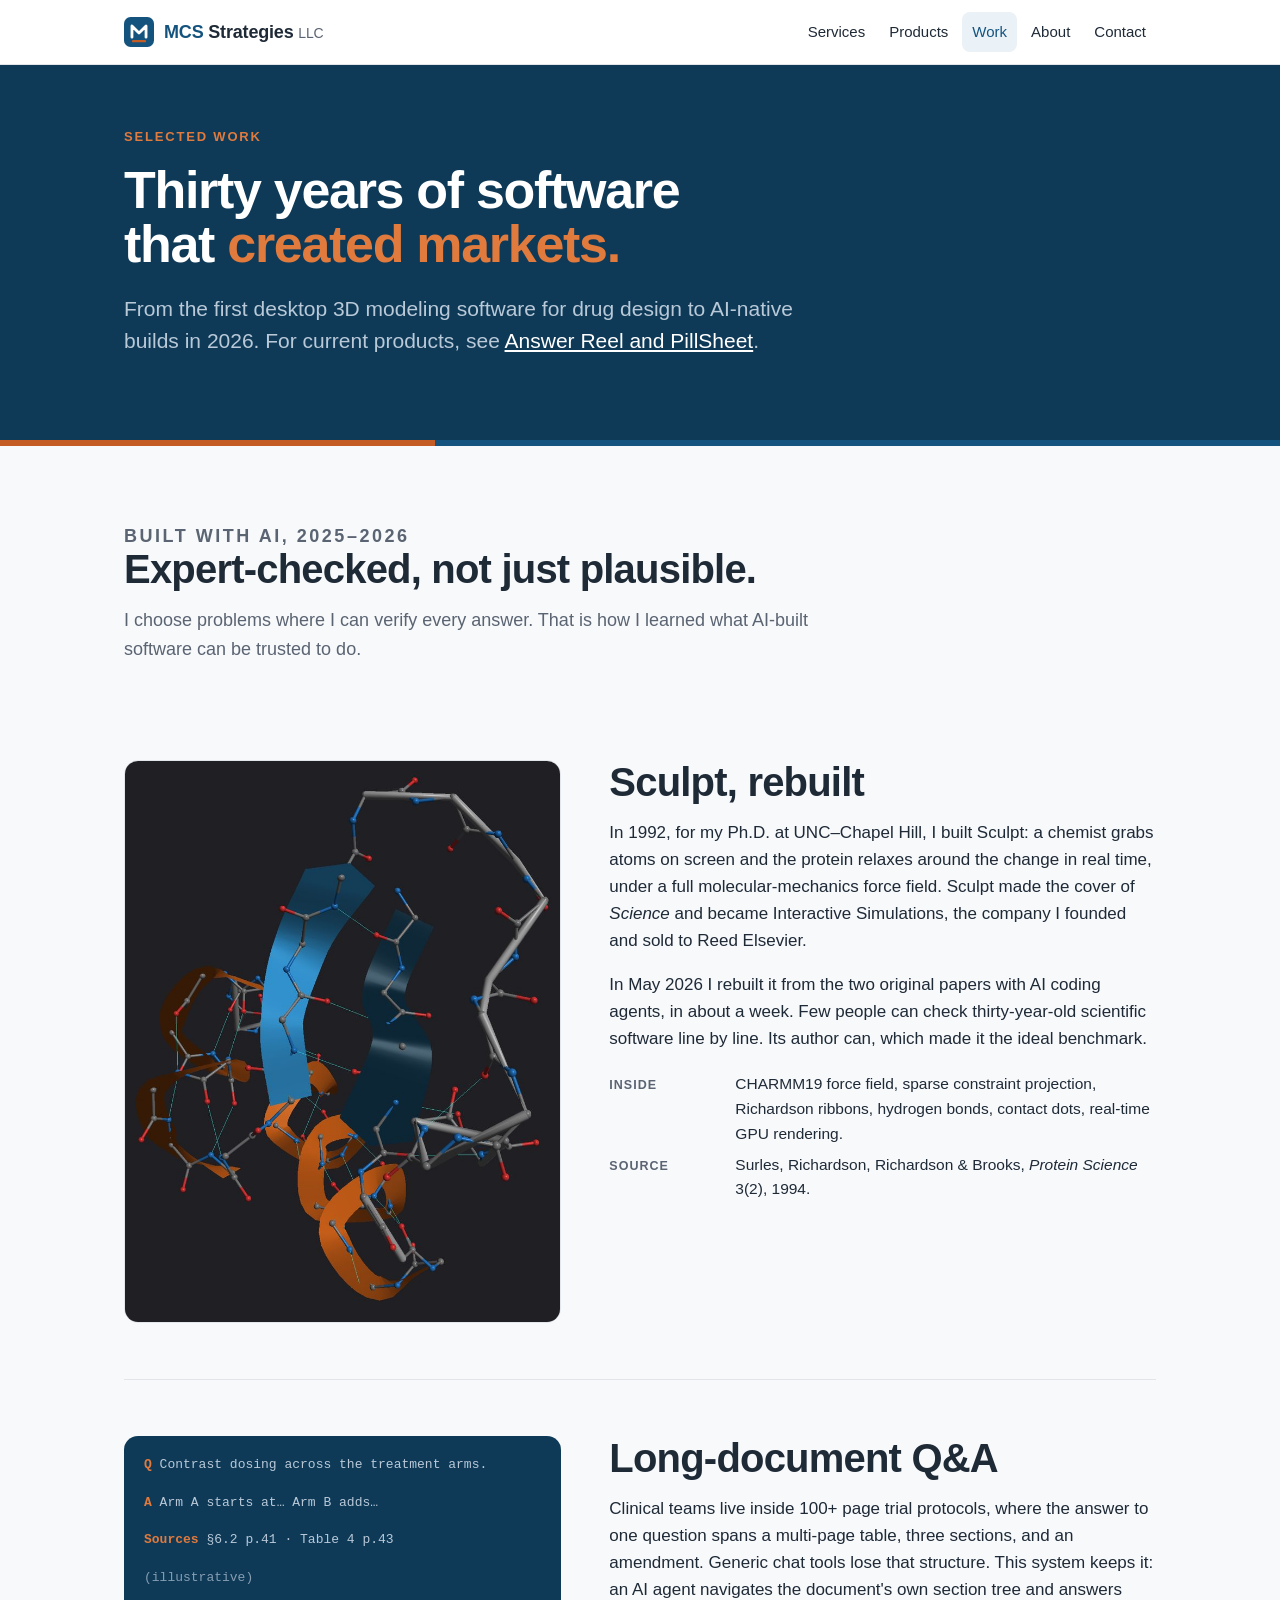
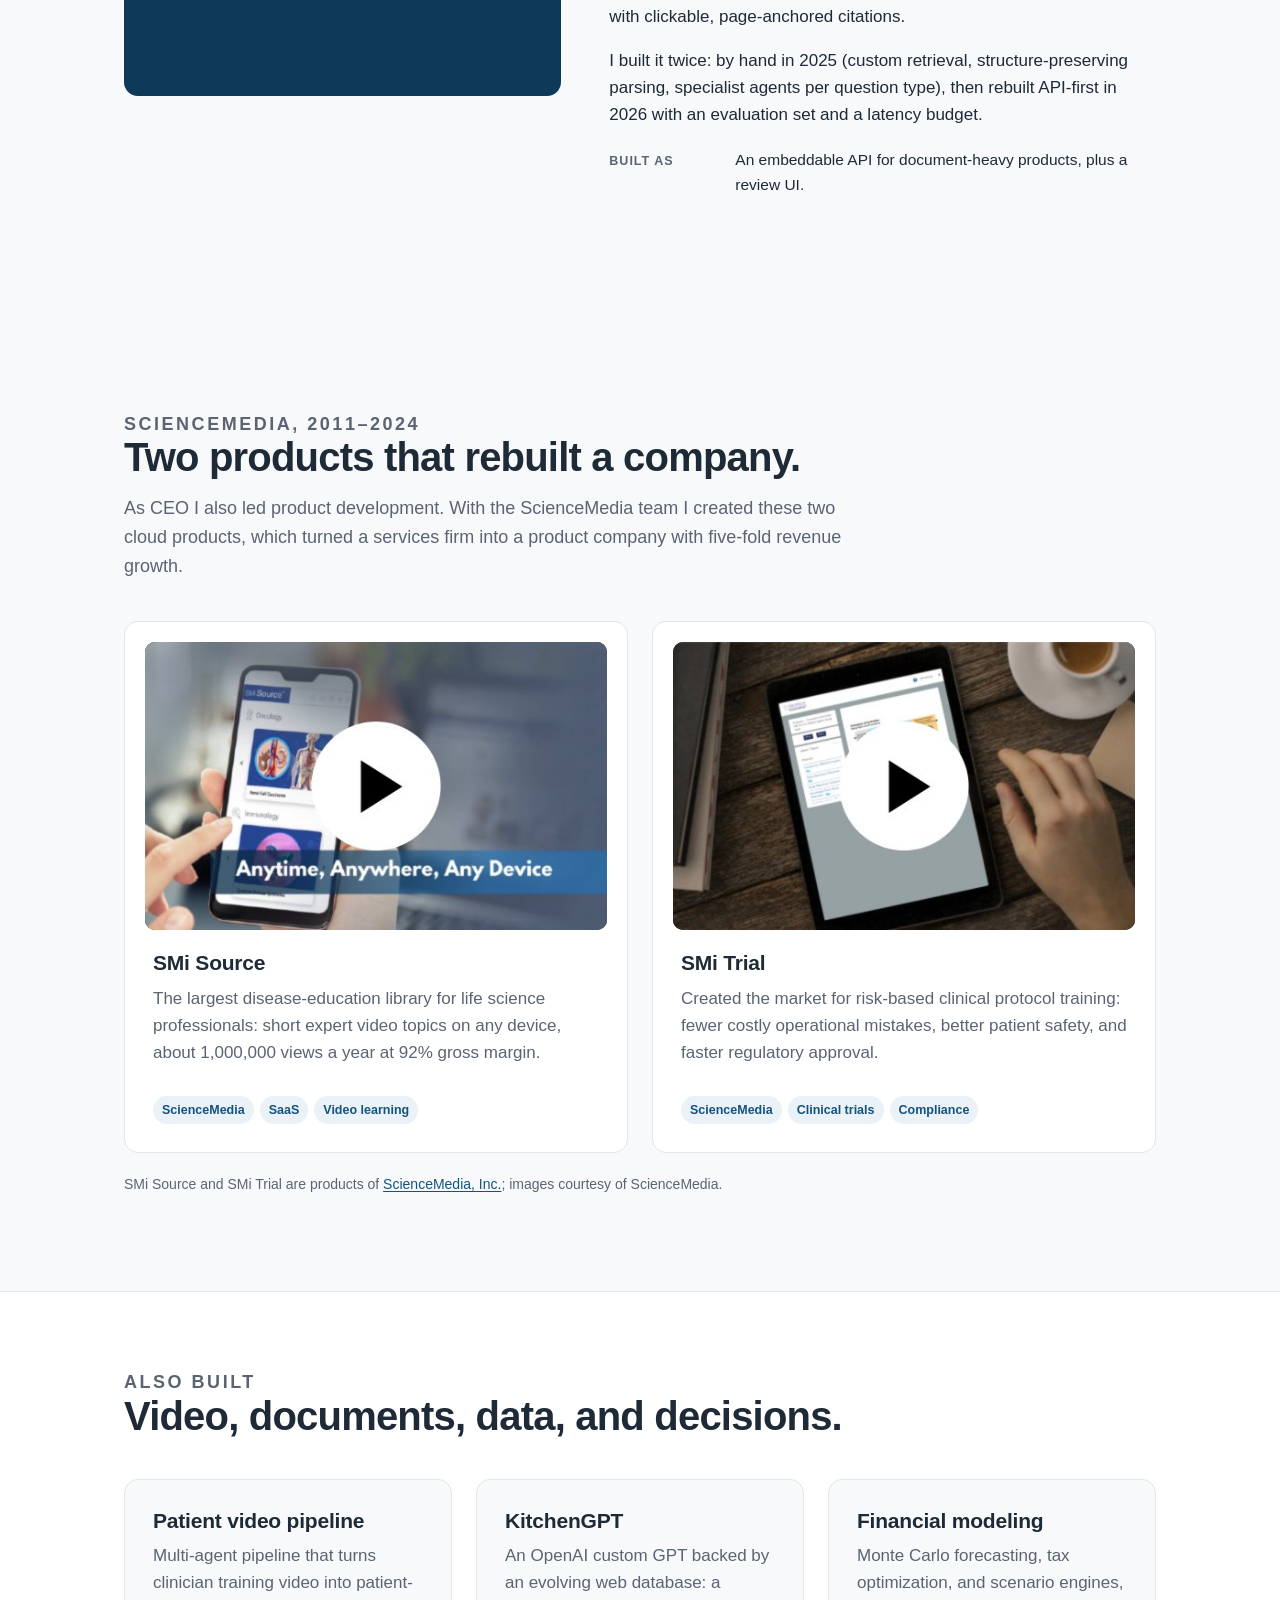
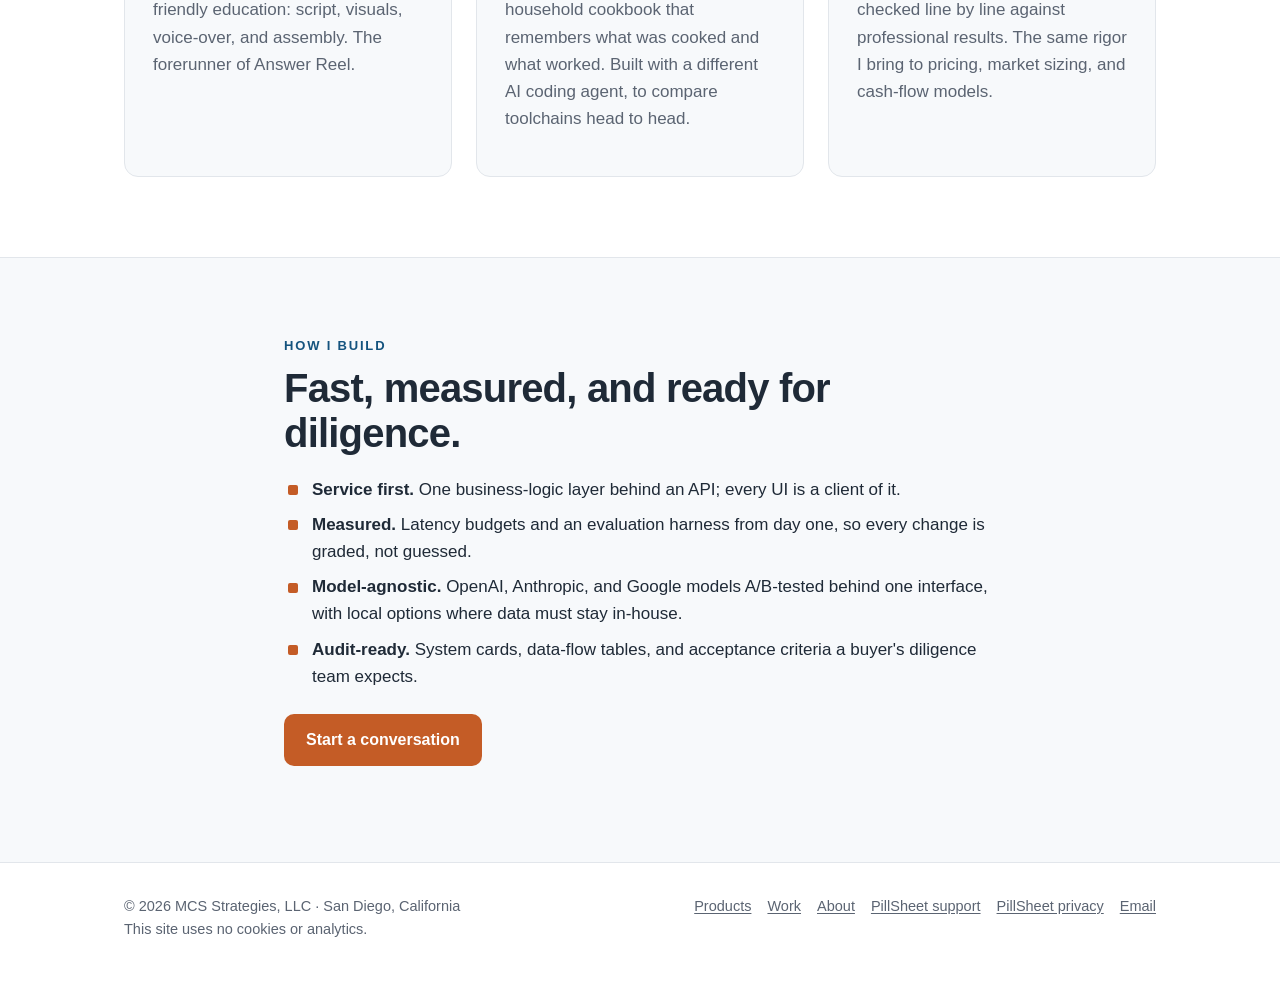
<file: work.html>
<!doctype html>
<html lang="en">
<head>
<meta charset="utf-8">
<meta name="viewport" content="width=device-width,initial-scale=1">
<title>Work | MCS Strategies, LLC</title>
<meta name="description" content="Sculpt, long-document Q&amp;A, SMi Source, and SMi Trial: thirty years of software products led and built by Mark Surles.">
<link rel="canonical" href="https://mcs-strategies.com/work.html">
<meta property="og:type" content="website">
<meta property="og:site_name" content="MCS Strategies, LLC">
<meta property="og:title" content="Work | MCS Strategies, LLC">
<meta property="og:description" content="Sculpt, long-document Q&amp;A, SMi Source, and SMi Trial: thirty years of software products led and built by Mark Surles.">
<meta property="og:url" content="https://mcs-strategies.com/work.html">
<meta property="og:image" content="https://mcs-strategies.com/assets/og.png">
<meta name="twitter:card" content="summary_large_image">
<meta name="theme-color" content="#0E3A58">
<link rel="icon" href="/favicon.ico" sizes="any">
<link rel="icon" type="image/png" href="/favicon-32.png">
<link rel="apple-touch-icon" href="/apple-touch-icon.png">
<link rel="stylesheet" href="/style.css">
</head>
<body>
<a class="skip" href="#main">Skip to content</a>
<header class="site-header">
  <div class="wrap">
    <a class="brand" href="/" aria-label="MCS Strategies, LLC home">
      <svg class="brand-mark" viewBox="0 0 32 32" aria-hidden="true"><rect width="32" height="32" rx="7" fill="#14537E"/><path d="M8.5 21.5v-12l7.5 7.5 7.5-7.5v12" fill="none" stroke="#fff" stroke-width="3" stroke-linejoin="round" stroke-linecap="round"/><rect x="8.5" y="24.5" width="15" height="2.5" rx="1" fill="#C45C26"/></svg>
      <span class="brand-name"><b>MCS</b> Strategies <span>LLC</span></span>
    </a>
    <nav class="nav" aria-label="Main">
      <a href="/#services">Services</a>
      <a href="/products.html">Products</a>
      <a href="/work.html" aria-current="page">Work</a>
      <a href="/about.html">About</a>
      <a href="/#contact">Contact</a>
    </nav>
  </div>
</header>

<main id="main">
<section class="hero page-hero">
  <div class="wrap">
    <p class="kicker">Selected work</p>
    <h1>Thirty years of software that <em>created markets.</em></h1>
    <p class="lede">From the first desktop 3D modeling software for drug design to AI-native builds in 2026.
      For current products, see <a href="/products.html" style="color:#fff">Answer Reel and PillSheet</a>.</p>
  </div>
</section>

<section>
  <div class="wrap">
    <div class="section-head"><p class="eyebrow">Built with AI, 2025–2026</p><h2>Expert-checked, not just plausible.</h2>
      <p>I choose problems where I can verify every answer. That is how I learned what AI-built software can be trusted to do.</p></div>
    <article class="work-item" id="sculpt">
      <div class="media"><img src="/assets/sculpt.jpg" width="800" height="1031" alt="Sculpt rebuilt: a protein rendered with ribbons, atoms, and hydrogen bonds on a dark background." loading="lazy"></div>
      <div>
        <h2>Sculpt, rebuilt</h2>
        <p>In 1992, for my Ph.D. at UNC–Chapel Hill, I built Sculpt: a chemist grabs atoms on screen and the protein relaxes
          around the change in real time, under a full molecular-mechanics force field. Sculpt made the cover of
          <em>Science</em> and became Interactive Simulations, the company I founded and sold to Reed Elsevier.</p>
        <p>In May 2026 I rebuilt it from the two original papers with AI coding agents, in about a week. Few people
          can check thirty-year-old scientific software line by line. Its author can, which made it the ideal benchmark.</p>
        <dl>
          <dt>Inside</dt><dd>CHARMM19 force field, sparse constraint projection, Richardson ribbons, hydrogen bonds, contact dots, real-time GPU rendering.</dd>
          <dt>Source</dt><dd>Surles, Richardson, Richardson &amp; Brooks, <em>Protein Science</em> 3(2), 1994.</dd>
        </dl>
      </div>
    </article>

    <article class="work-item" id="document-qa">
      <div class="media"><div class="tile"><div class="shot text" style="margin:0;aspect-ratio:auto;min-height:260px;border-radius:14px" role="img" aria-label="Illustrative question and cited answer from a long clinical protocol."><b>Q</b> Contrast dosing across the treatment arms.<br><br><b>A</b> Arm A starts at… Arm B adds…<br><br><b>Sources</b> §6.2 p.41 · Table 4 p.43<br><br><span style="opacity:.7">(illustrative)</span></div></div></div>
      <div>
        <h2>Long-document Q&amp;A</h2>
        <p>Clinical teams live inside 100+ page trial protocols, where the answer to one question spans a multi-page table,
          three sections, and an amendment. Generic chat tools lose that structure. This system keeps it: an AI agent
          navigates the document's own section tree and answers with clickable, page-anchored citations.</p>
        <p>I built it twice: by hand in 2025 (custom retrieval, structure-preserving parsing, specialist agents per question
          type), then rebuilt API-first in 2026 with an evaluation set and a latency budget.</p>
        <dl>
          <dt>Built as</dt><dd>An embeddable API for document-heavy products, plus a review UI.</dd>
        </dl>
      </div>
    </article>

  </div>
</section>

<section id="earlier">
  <div class="wrap">
    <div class="section-head">
      <p class="eyebrow">ScienceMedia, 2011–2024</p>
      <h2>Two products that rebuilt a company.</h2>
      <p>As CEO I also led product development. With the ScienceMedia team I created these two cloud products, which turned a services firm into a product company with five-fold revenue growth.</p>
    </div>
    <div class="grid g2">
      <article class="card tile">
        <a class="shot" href="https://www.sciencemedia.com/source"><img src="/assets/smi-source.jpg" width="600" height="315" alt="SMi Source on a phone: disease-education lessons by therapeutic area." loading="lazy"></a>
        <h3>SMi Source</h3>
        <p class="muted">The largest disease-education library for life science professionals: short expert video topics on any device, about 1,000,000 views a year at 92% gross margin.</p>
        <div class="tags"><span>ScienceMedia</span><span>SaaS</span><span>Video learning</span></div>
      </article>
      <article class="card tile">
        <a class="shot" href="https://www.sciencemedia.com/trial"><img src="/assets/smi-trial.jpg" width="600" height="315" alt="SMi Trial on a tablet: clinical trial protocol training." loading="lazy"></a>
        <h3>SMi Trial</h3>
        <p class="muted">Created the market for risk-based clinical protocol training: fewer costly operational mistakes, better patient safety, and faster regulatory approval.</p>
        <div class="tags"><span>ScienceMedia</span><span>Clinical trials</span><span>Compliance</span></div>
      </article>
    </div>
    <p class="muted" style="font-size:14px;margin-top:20px">SMi Source and SMi Trial are products of <a href="https://www.sciencemedia.com/">ScienceMedia, Inc.</a>; images courtesy of ScienceMedia.</p>
  </div>
</section>

<section class="alt">
  <div class="wrap">
    <div class="section-head">
      <p class="eyebrow">Also built</p>
      <h2>Video, documents, data, and decisions.</h2>
    </div>
    <div class="grid g3">
      <div class="card"><h3>Patient video pipeline</h3><p class="muted">Multi-agent pipeline that turns clinician training video into patient-friendly education: script, visuals, voice-over, and assembly. The forerunner of Answer Reel.</p></div>
      <div class="card"><h3>KitchenGPT</h3><p class="muted">An OpenAI custom GPT backed by an evolving web database: a household cookbook that remembers what was cooked and what worked. Built with a different AI coding agent, to compare toolchains head to head.</p></div>
      <div class="card"><h3>Financial modeling</h3><p class="muted">Monte Carlo forecasting, tax optimization, and scenario engines, checked line by line against professional results. The same rigor I bring to pricing, market sizing, and cash-flow models.</p></div>
    </div>
  </div>
</section>

<section>
  <div class="wrap narrow">
    <p class="eyebrow">How I build</p>
    <h2>Fast, measured, and ready for diligence.</h2>
    <ul class="checks">
      <li><strong>Service first.</strong> One business-logic layer behind an API; every UI is a client of it.</li>
      <li><strong>Measured.</strong> Latency budgets and an evaluation harness from day one, so every change is graded, not guessed.</li>
      <li><strong>Model-agnostic.</strong> OpenAI, Anthropic, and Google models A/B-tested behind one interface, with local options where data must stay in-house.</li>
      <li><strong>Audit-ready.</strong> System cards, data-flow tables, and acceptance criteria a buyer's diligence team expects.</li>
    </ul>
    <p style="margin-top:24px"><a class="btn btn-primary" href="mailto:hello@mcs-strategies.com">Start a conversation</a></p>
  </div>
</section>
</main>

<footer class="site-footer">
  <div class="wrap">
    <div>© 2026 MCS Strategies, LLC · San Diego, California<br>This site uses no cookies or analytics.</div>
    <nav aria-label="Footer"><a href="/products.html">Products</a><a href="/work.html">Work</a><a href="/about.html">About</a><a href="/pillsheet/">PillSheet support</a><a href="/pillsheet/privacy.html">PillSheet privacy</a><a href="mailto:hello@mcs-strategies.com">Email</a></nav>
  </div>
</footer>
</body>
</html>
</file>
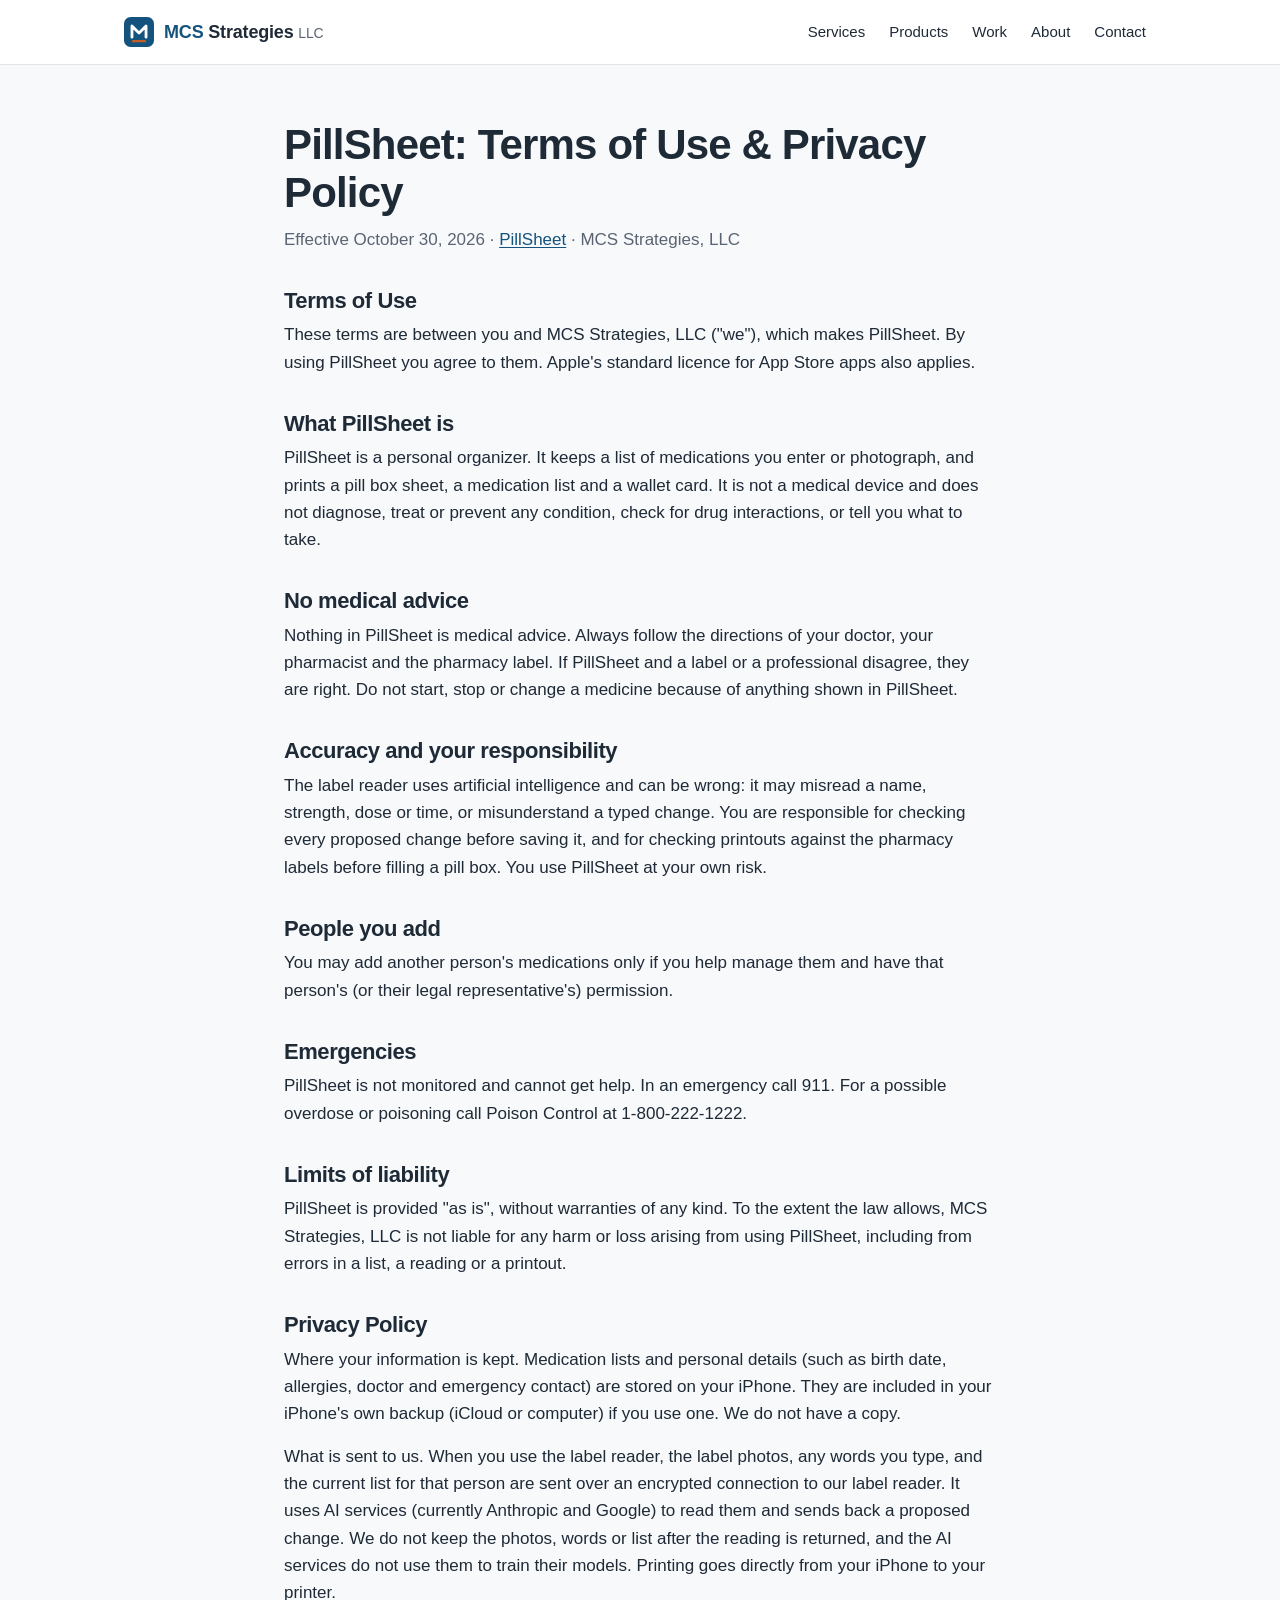
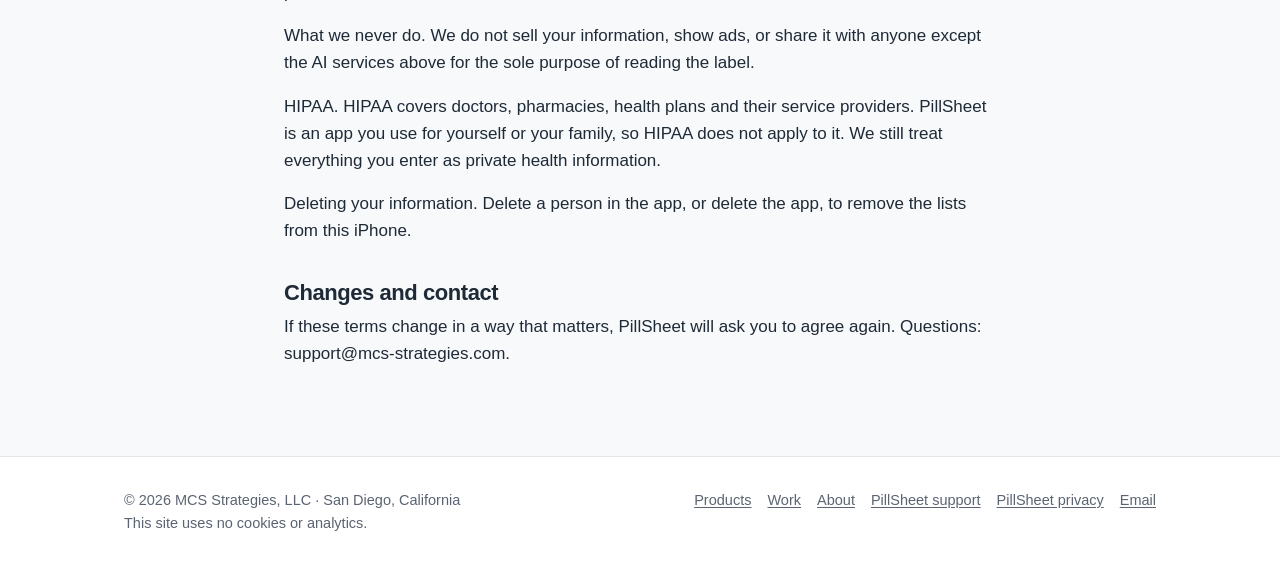
<file: pillsheet/privacy.html>
<!doctype html>
<html lang="en">
<head>
<meta charset="utf-8">
<meta name="viewport" content="width=device-width,initial-scale=1">
<title>PillSheet Terms of Use &amp; Privacy Policy | MCS Strategies, LLC</title>
<meta name="description" content="Terms of Use and Privacy Policy for the PillSheet app by MCS Strategies, LLC.">
<link rel="canonical" href="https://mcs-strategies.com/pillsheet/privacy.html">
<meta name="theme-color" content="#0E3A58">
<link rel="icon" href="/favicon.ico" sizes="any">
<link rel="icon" type="image/png" href="/favicon-32.png">
<link rel="apple-touch-icon" href="/apple-touch-icon.png">
<link rel="stylesheet" href="/style.css">
</head>
<body>
<a class="skip" href="#main">Skip to content</a>
<header class="site-header">
  <div class="wrap">
    <a class="brand" href="/" aria-label="MCS Strategies, LLC home">
      <svg class="brand-mark" viewBox="0 0 32 32" aria-hidden="true"><rect width="32" height="32" rx="7" fill="#14537E"/><path d="M8.5 21.5v-12l7.5 7.5 7.5-7.5v12" fill="none" stroke="#fff" stroke-width="3" stroke-linejoin="round" stroke-linecap="round"/><rect x="8.5" y="24.5" width="15" height="2.5" rx="1" fill="#C45C26"/></svg>
      <span class="brand-name"><b>MCS</b> Strategies <span>LLC</span></span>
    </a>
    <nav class="nav" aria-label="Main">
      <a href="/#services">Services</a>
      <a href="/products.html">Products</a>
      <a href="/work.html">Work</a>
      <a href="/about.html">About</a>
      <a href="/#contact">Contact</a>
    </nav>
  </div>
</header>

<main id="main">
<section class="plain">
<div class="wrap narrow">
<h1>PillSheet: Terms of Use &amp; Privacy Policy</h1>
<p class="meta">Effective October 30, 2026 · <a href="/pillsheet/">PillSheet</a> · MCS Strategies, LLC</p>
<h2>Terms of Use</h2>
<p>These terms are between you and MCS Strategies, LLC (&quot;we&quot;), which makes PillSheet. By using PillSheet you agree to them. Apple&#x27;s standard licence for App Store apps also applies.</p>
<h2>What PillSheet is</h2>
<p>PillSheet is a personal organizer. It keeps a list of medications you enter or photograph, and prints a pill box sheet, a medication list and a wallet card. It is not a medical device and does not diagnose, treat or prevent any condition, check for drug interactions, or tell you what to take.</p>
<h2>No medical advice</h2>
<p>Nothing in PillSheet is medical advice. Always follow the directions of your doctor, your pharmacist and the pharmacy label. If PillSheet and a label or a professional disagree, they are right. Do not start, stop or change a medicine because of anything shown in PillSheet.</p>
<h2>Accuracy and your responsibility</h2>
<p>The label reader uses artificial intelligence and can be wrong: it may misread a name, strength, dose or time, or misunderstand a typed change. You are responsible for checking every proposed change before saving it, and for checking printouts against the pharmacy labels before filling a pill box. You use PillSheet at your own risk.</p>
<h2>People you add</h2>
<p>You may add another person&#x27;s medications only if you help manage them and have that person&#x27;s (or their legal representative&#x27;s) permission.</p>
<h2>Emergencies</h2>
<p>PillSheet is not monitored and cannot get help. In an emergency call 911. For a possible overdose or poisoning call Poison Control at 1-800-222-1222.</p>
<h2>Limits of liability</h2>
<p>PillSheet is provided &quot;as is&quot;, without warranties of any kind. To the extent the law allows, MCS Strategies, LLC is not liable for any harm or loss arising from using PillSheet, including from errors in a list, a reading or a printout.</p>
<h2>Privacy Policy</h2>
<p>Where your information is kept. Medication lists and personal details (such as birth date, allergies, doctor and emergency contact) are stored on your iPhone. They are included in your iPhone&#x27;s own backup (iCloud or computer) if you use one. We do not have a copy.</p>
<p>What is sent to us. When you use the label reader, the label photos, any words you type, and the current list for that person are sent over an encrypted connection to our label reader. It uses AI services (currently Anthropic and Google) to read them and sends back a proposed change. We do not keep the photos, words or list after the reading is returned, and the AI services do not use them to train their models. Printing goes directly from your iPhone to your printer.</p>
<p>What we never do. We do not sell your information, show ads, or share it with anyone except the AI services above for the sole purpose of reading the label.</p>
<p>HIPAA. HIPAA covers doctors, pharmacies, health plans and their service providers. PillSheet is an app you use for yourself or your family, so HIPAA does not apply to it. We still treat everything you enter as private health information.</p>
<p>Deleting your information. Delete a person in the app, or delete the app, to remove the lists from this iPhone.</p>
<h2>Changes and contact</h2>
<p>If these terms change in a way that matters, PillSheet will ask you to agree again. Questions: support@mcs-strategies.com.</p>

</div>
</section>
</main>

<footer class="site-footer">
  <div class="wrap">
    <div>© 2026 MCS Strategies, LLC · San Diego, California<br>This site uses no cookies or analytics.</div>
    <nav aria-label="Footer"><a href="/products.html">Products</a><a href="/work.html">Work</a><a href="/about.html">About</a><a href="/pillsheet/">PillSheet support</a><a href="/pillsheet/privacy.html">PillSheet privacy</a><a href="mailto:hello@mcs-strategies.com">Email</a></nav>
  </div>
</footer>
</body>
</html>
</file>
<file: style.css>
/* MCS Strategies house style: palette from video/search_lib/scripts/deck_template.py (pitch-deck skill). */
:root{
  --ink:#1F2A37; --accent:#14537E; --accent-dark:#0E3A58; --copper:#C45C26; --copper-light:#E07A3D;
  --muted:#5B6472; --bg:#F7F9FB; --surface:#FFFFFF; --line:#E2E6EB; --hero:#0E3A58; --hero-ink:#FFFFFF;
  --hero-muted:#B9C9D8; --chip:#EAF1F7;
  --font:-apple-system,BlinkMacSystemFont,"SF Pro Text","Segoe UI",Roboto,"Helvetica Neue",Arial,sans-serif;
  --display:-apple-system,BlinkMacSystemFont,"SF Pro Display","Segoe UI",Roboto,"Helvetica Neue",Arial,sans-serif;
  color-scheme:light;
}
@media (prefers-color-scheme:dark){:root:not([data-theme="light"]){
  --ink:#E7ECF2; --accent:#7DB4E0; --accent-dark:#A9CDEB; --copper:#E8834A; --copper-light:#F09A66;
  --muted:#A3AEBB; --bg:#0D141B; --surface:#141E28; --line:#24313E; --hero:#0A2233; --hero-ink:#F2F6FA;
  --hero-muted:#A9BED1; --chip:#1A2A38; color-scheme:dark;
}}
*{box-sizing:border-box}
html{-webkit-text-size-adjust:100%;scroll-behavior:smooth}
body{margin:0;background:var(--bg);color:var(--ink);font:17px/1.6 var(--font)}
img{max-width:100%;height:auto;display:block}
a{color:var(--accent);text-underline-offset:2px}
a:hover{color:var(--copper)}
:focus-visible{outline:3px solid var(--copper);outline-offset:2px;border-radius:4px}
.skip{position:absolute;left:-999px;top:8px;background:var(--surface);padding:8px 12px;z-index:10}
.skip:focus{left:16px}
.wrap{max-width:1080px;margin:0 auto;padding:0 24px}
.narrow{max-width:760px}

/* Header */
.site-header{background:var(--surface);border-bottom:1px solid var(--line);position:sticky;top:0;z-index:5}
.site-header .wrap{display:flex;align-items:center;justify-content:space-between;gap:16px;min-height:64px;flex-wrap:wrap}
.brand{display:flex;align-items:center;gap:10px;text-decoration:none;color:var(--ink)}
.brand-mark{width:30px;height:30px;flex:none}
.brand-name{font:700 18px/1 var(--display);letter-spacing:-.01em}
.brand-name b{color:var(--accent)}
.brand-name span{font-weight:500;color:var(--muted);font-size:14px}
.nav{display:flex;gap:4px;flex-wrap:wrap}
.nav a{color:var(--ink);text-decoration:none;font-size:15px;font-weight:500;padding:8px 10px;border-radius:8px}
.nav a:hover,.nav a[aria-current="page"]{color:var(--accent);background:var(--chip)}

/* Hero */
.hero{background:var(--hero);color:var(--hero-ink);padding:88px 0 80px;position:relative;overflow:hidden}
.hero::after{content:"";position:absolute;left:0;right:0;bottom:0;height:6px;background:linear-gradient(90deg,var(--copper) 0 34%,#14537E 34% 100%)}
.kicker{font:700 13px/1.2 var(--font);letter-spacing:.14em;text-transform:uppercase;color:var(--copper-light);margin:0 0 18px}
.hero h1{font:800 clamp(38px,6vw,64px)/1.04 var(--display);letter-spacing:-.025em;margin:0 0 22px;max-width:15ch}
.hero h1 em{font-style:normal;color:var(--copper-light)}
.hero .lede{font-size:clamp(18px,2.2vw,21px);line-height:1.55;color:var(--hero-muted);max-width:60ch;margin:0 0 32px}
.hero .lede strong{color:var(--hero-ink);font-weight:600}
.actions{display:flex;gap:12px;flex-wrap:wrap}
.btn{display:inline-block;padding:13px 22px;border-radius:10px;font-weight:650;text-decoration:none;font-size:16px}
.btn-primary{background:var(--copper);color:#fff}
.btn-primary:hover{background:var(--copper-light);color:#fff}
.btn-ghost{border:1.5px solid rgba(255,255,255,.45);color:var(--hero-ink)}
.btn-ghost:hover{border-color:#fff;color:#fff}
.btn-quiet{border:1.5px solid var(--line);color:var(--accent);background:var(--surface)}
.btn-quiet:hover{border-color:var(--accent);color:var(--accent)}
.feature .art-phone{background:#F2F2F7;padding:0;overflow:hidden}
.headshot{width:120px;height:auto;border-radius:12px;margin:4px 0 20px;filter:grayscale(1)}
.about-photo{width:160px;border-radius:14px;margin-bottom:24px;filter:grayscale(1)}
em.hl{font-style:italic;color:inherit}
.page-hero{padding:64px 0 56px}
.page-hero h1{font-size:clamp(34px,5vw,52px);max-width:22ch}

/* Proof strip */
.proof{background:var(--surface);border-bottom:1px solid var(--line)}
.proof ul{list-style:none;margin:0;padding:28px 0;display:grid;grid-template-columns:repeat(4,1fr);gap:24px}
.proof li{border-left:3px solid var(--copper);padding-left:14px}
.proof b{display:block;font:800 28px/1.1 var(--display);color:var(--accent);letter-spacing:-.02em}
.proof span{font-size:14px;color:var(--muted);line-height:1.4;display:block;margin-top:4px}

/* Sections */
section{padding:80px 0}
section.alt{background:var(--surface);border-top:1px solid var(--line);border-bottom:1px solid var(--line)}
.section-head{max-width:720px;margin-bottom:40px}
.eyebrow{font:700 13px/1.2 var(--font);letter-spacing:.14em;text-transform:uppercase;color:var(--accent);margin:0 0 12px}
h2{font:800 clamp(28px,3.6vw,40px)/1.12 var(--display);letter-spacing:-.02em;margin:0 0 14px}
h3{font:750 21px/1.25 var(--display);letter-spacing:-.01em;margin:0 0 8px}
.section-head p{color:var(--muted);font-size:18px;margin:0}
p{margin:0 0 16px}
.muted{color:var(--muted)}

.grid{display:grid;gap:24px}
.g3{grid-template-columns:repeat(3,1fr)}
.g2{grid-template-columns:repeat(2,1fr)}
.card{background:var(--surface);border:1px solid var(--line);border-radius:14px;padding:28px}
section.alt .card{background:var(--bg)}
.card .num{font:800 14px/1 var(--display);color:var(--copper);letter-spacing:.08em;margin-bottom:14px;display:block}
.card ul{margin:12px 0 0;padding-left:18px;color:var(--muted);font-size:15.5px}
.card li{margin:4px 0}
.card .more{display:inline-block;margin-top:14px;font-weight:600;text-decoration:none}

/* Featured product */
.feature{display:grid;grid-template-columns:1.05fr 1fr;gap:48px;align-items:center}
.feature .art{background:#fff;border:1px solid var(--line);border-radius:16px;padding:28px}
.badge{display:inline-block;font:700 12px/1 var(--font);letter-spacing:.1em;text-transform:uppercase;
  color:var(--copper);border:1.5px solid var(--copper);border-radius:999px;padding:6px 10px;margin-bottom:16px}
.feature h3{font-size:32px;letter-spacing:-.02em;margin-bottom:12px}
.feature .why{font-size:19px;line-height:1.55}
.checks{list-style:none;padding:0;margin:20px 0 24px}
.checks li{padding-left:28px;position:relative;margin:8px 0}
.checks li::before{content:"";position:absolute;left:4px;top:.55em;width:10px;height:10px;border-radius:2px;background:var(--copper)}

/* Work tiles */
.tile{display:flex;flex-direction:column}
.tile .shot{border-radius:10px;overflow:hidden;margin:-8px -8px 20px;background:#1f1f24;aspect-ratio:16/10}
.tile .shot img{width:100%;height:100%;object-fit:cover}
.tile .shot.light{background:#F2F2F7}
.tile .shot img{object-position:top}
.tile .shot.phone{background:var(--chip);display:flex;justify-content:center;padding-top:18px}
.tile .shot.phone img{width:52%;height:auto;object-fit:contain;border-radius:14px 14px 0 0;box-shadow:0 6px 24px rgba(0,0,0,.18)}
.tile .shot.text{background:var(--hero);color:var(--hero-muted);padding:20px;font:500 13px/1.45 ui-monospace,Menlo,monospace}
.tile .shot.text b{color:var(--copper-light);font-weight:600}
.tags{display:flex;gap:6px;flex-wrap:wrap;margin-top:auto;padding-top:14px}
.tags span{font-size:12.5px;background:var(--chip);color:var(--accent);padding:4px 9px;border-radius:999px;font-weight:600}

/* Work detail page */
.work-item{display:grid;grid-template-columns:1fr 1.25fr;gap:48px;padding:56px 0;border-top:1px solid var(--line)}
.work-item:first-of-type{border-top:0}
.work-item .media img{border-radius:14px;border:1px solid var(--line)}
.work-item .media.phone img{max-width:300px;margin:0 auto;border-radius:22px}
.work-item dl{display:grid;grid-template-columns:110px 1fr;gap:6px 16px;margin:20px 0 0;font-size:15.5px}
.work-item dt{font-weight:700;color:var(--muted);text-transform:uppercase;font-size:12.5px;letter-spacing:.08em;padding-top:3px}
.work-item dd{margin:0}
.demo-block{border-top:1px solid var(--line);padding-top:56px}
.demo-video{display:block;width:100%;max-width:960px;height:auto;margin:0 auto;border-radius:14px;border:1px solid var(--line);background:#000}
.demo-note{text-align:center;font-size:14px;margin:10px 0 40px}
.g4{grid-template-columns:repeat(4,1fr)}
.shots figure{margin:0}
.shots img{border-radius:10px;border:1px solid var(--line);aspect-ratio:3/4;object-fit:cover;object-position:top;width:100%}
.shots figcaption{font-size:14.5px;color:var(--muted);margin-top:10px;line-height:1.45}
.shots figcaption b{color:var(--ink)}
.shots.printouts img{object-fit:contain;background:#fff}

/* About */
.about-grid{display:grid;grid-template-columns:1.6fr 1fr;gap:56px}
.prose p{font-size:18px}
.timeline{list-style:none;margin:0;padding:0;border-left:2px solid var(--line)}
.timeline li{position:relative;padding:0 0 22px 20px}
.timeline li::before{content:"";position:absolute;left:-7px;top:6px;width:12px;height:12px;border-radius:50%;background:var(--surface);border:3px solid var(--accent)}
.timeline li:first-child::before{border-color:var(--copper)}
.timeline .yr{font:700 13px/1.4 var(--font);color:var(--copper);letter-spacing:.04em}
.timeline .role{font-weight:650;line-height:1.35}
.timeline .org{color:var(--muted);font-size:15px}

/* App */
.app-row{display:flex;gap:20px;align-items:center}
.app-icon{width:72px;height:72px;border-radius:16px;flex:none;box-shadow:0 2px 8px rgba(0,0,0,.12)}

/* Contact */
.contact{background:var(--hero);color:var(--hero-ink)}
.contact h2{color:var(--hero-ink)}
.contact p{color:var(--hero-muted);font-size:18px}
.contact .grid{margin-top:32px}
.contact .card{background:rgba(255,255,255,.06);border-color:rgba(255,255,255,.14);color:var(--hero-ink)}
.contact .card a{color:#fff;font-weight:650;font-size:18px;word-break:break-word}
.contact .card a:hover{color:var(--copper-light)}
.contact .card p{font-size:15px;margin:6px 0 0}

/* Legal / plain pages */
.plain{padding:56px 0 72px}
.plain h1{font:800 clamp(30px,4vw,42px)/1.15 var(--display);letter-spacing:-.02em;margin:0 0 8px}
.plain h2{font-size:22px;margin:36px 0 8px}
.plain .meta{color:var(--muted);margin-bottom:24px}

/* Footer */
.site-footer{border-top:1px solid var(--line);padding:32px 0 40px;color:var(--muted);font-size:14.5px;background:var(--surface)}
.site-footer .wrap{display:flex;justify-content:space-between;gap:16px;flex-wrap:wrap}
.site-footer a{color:var(--muted)}
.site-footer nav{display:flex;gap:16px;flex-wrap:wrap}

@media (max-width:900px){
  .g3,.g2,.feature,.work-item,.about-grid{grid-template-columns:1fr}
  .g4{grid-template-columns:repeat(2,1fr)}
  .proof ul{grid-template-columns:repeat(2,1fr)}
  .feature{gap:28px}
  .work-item{gap:24px}
  .work-item .media img{max-height:440px;width:100%;object-fit:cover;object-position:center}
  .work-item .media.phone img{width:auto;max-width:260px;object-fit:contain}
}
@media (max-width:560px){
  .wrap{padding:0 16px}
  .hero{padding:56px 0 52px}
  section{padding:56px 0}
  .card{padding:22px}
  .site-header .wrap{padding-top:10px;padding-bottom:6px}
  .nav{margin:0 -10px}
  .nav a{padding:6px 10px;font-size:14.5px}
  .work-item dl{grid-template-columns:1fr}
}
@media (prefers-reduced-motion:reduce){html{scroll-behavior:auto}}
@media print{.site-header,.hero::after,.actions{display:none}.hero,.contact{background:none;color:#000}}
</file>
